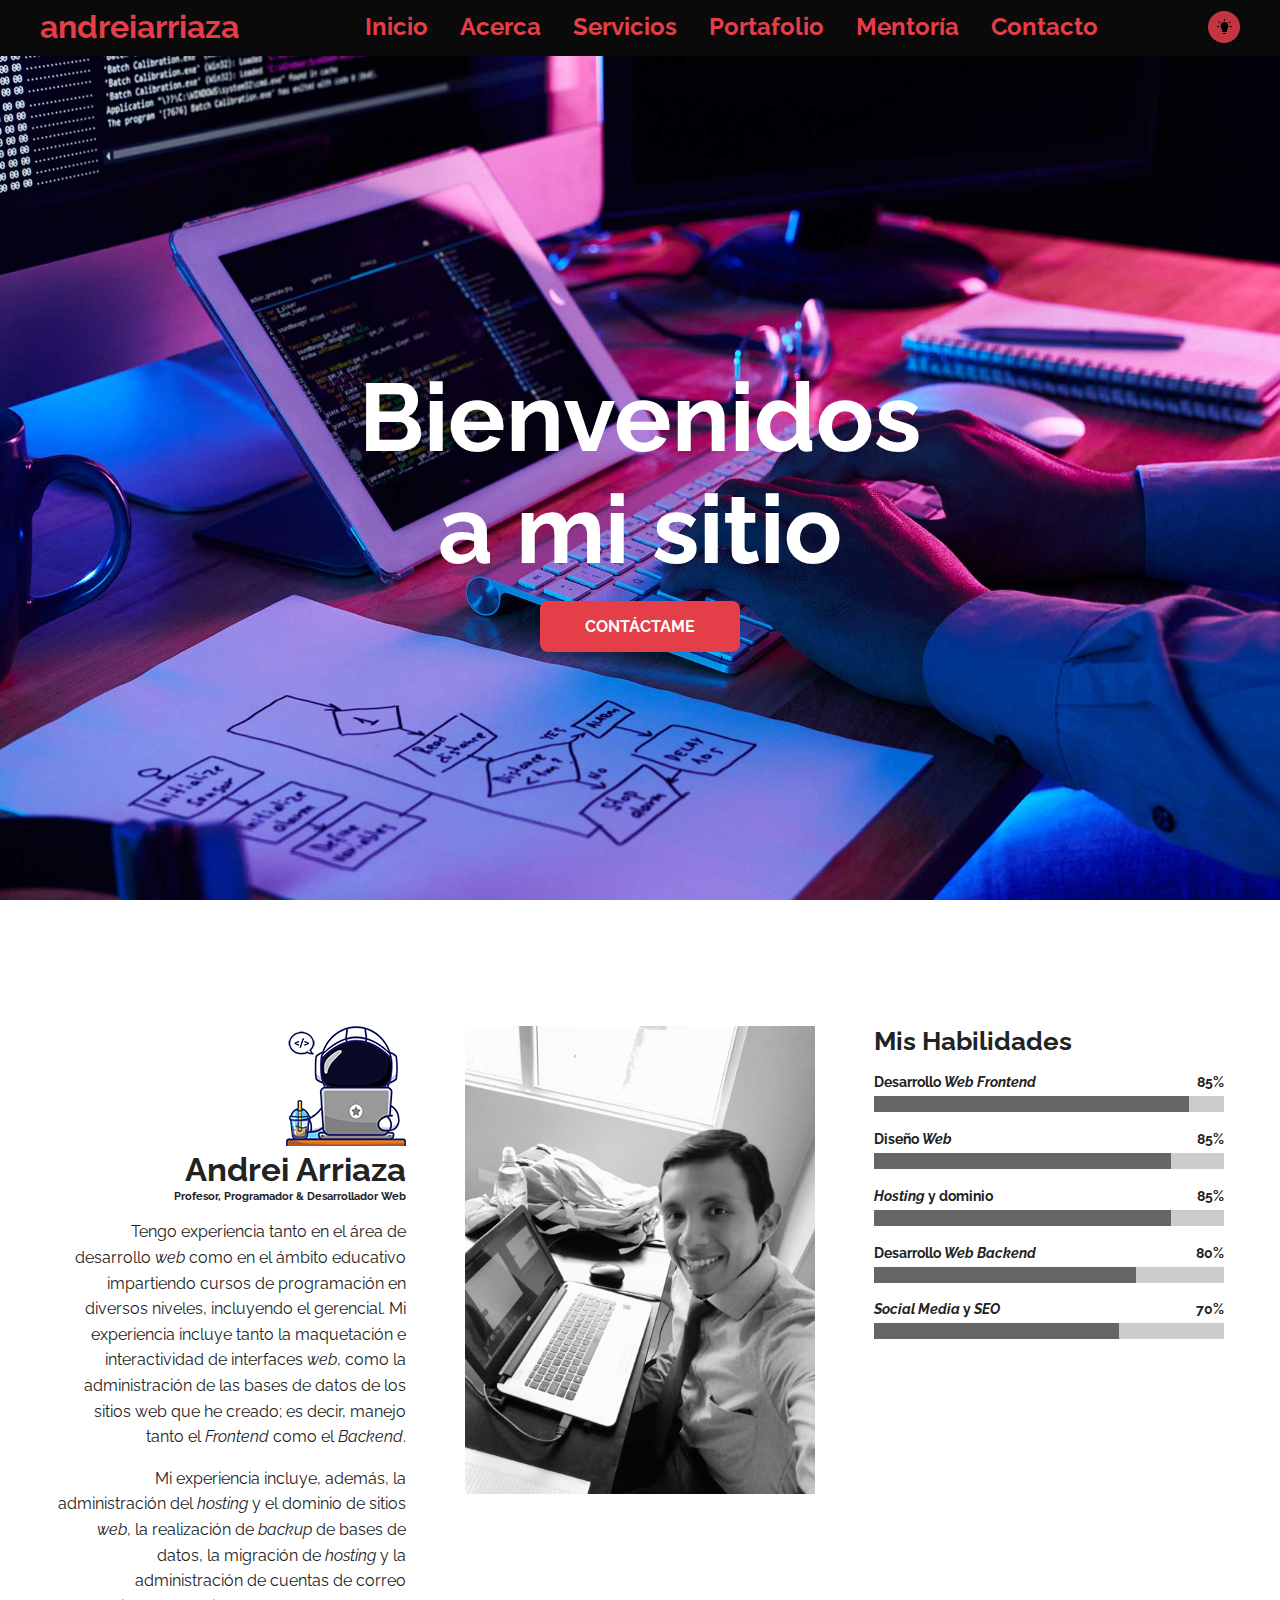
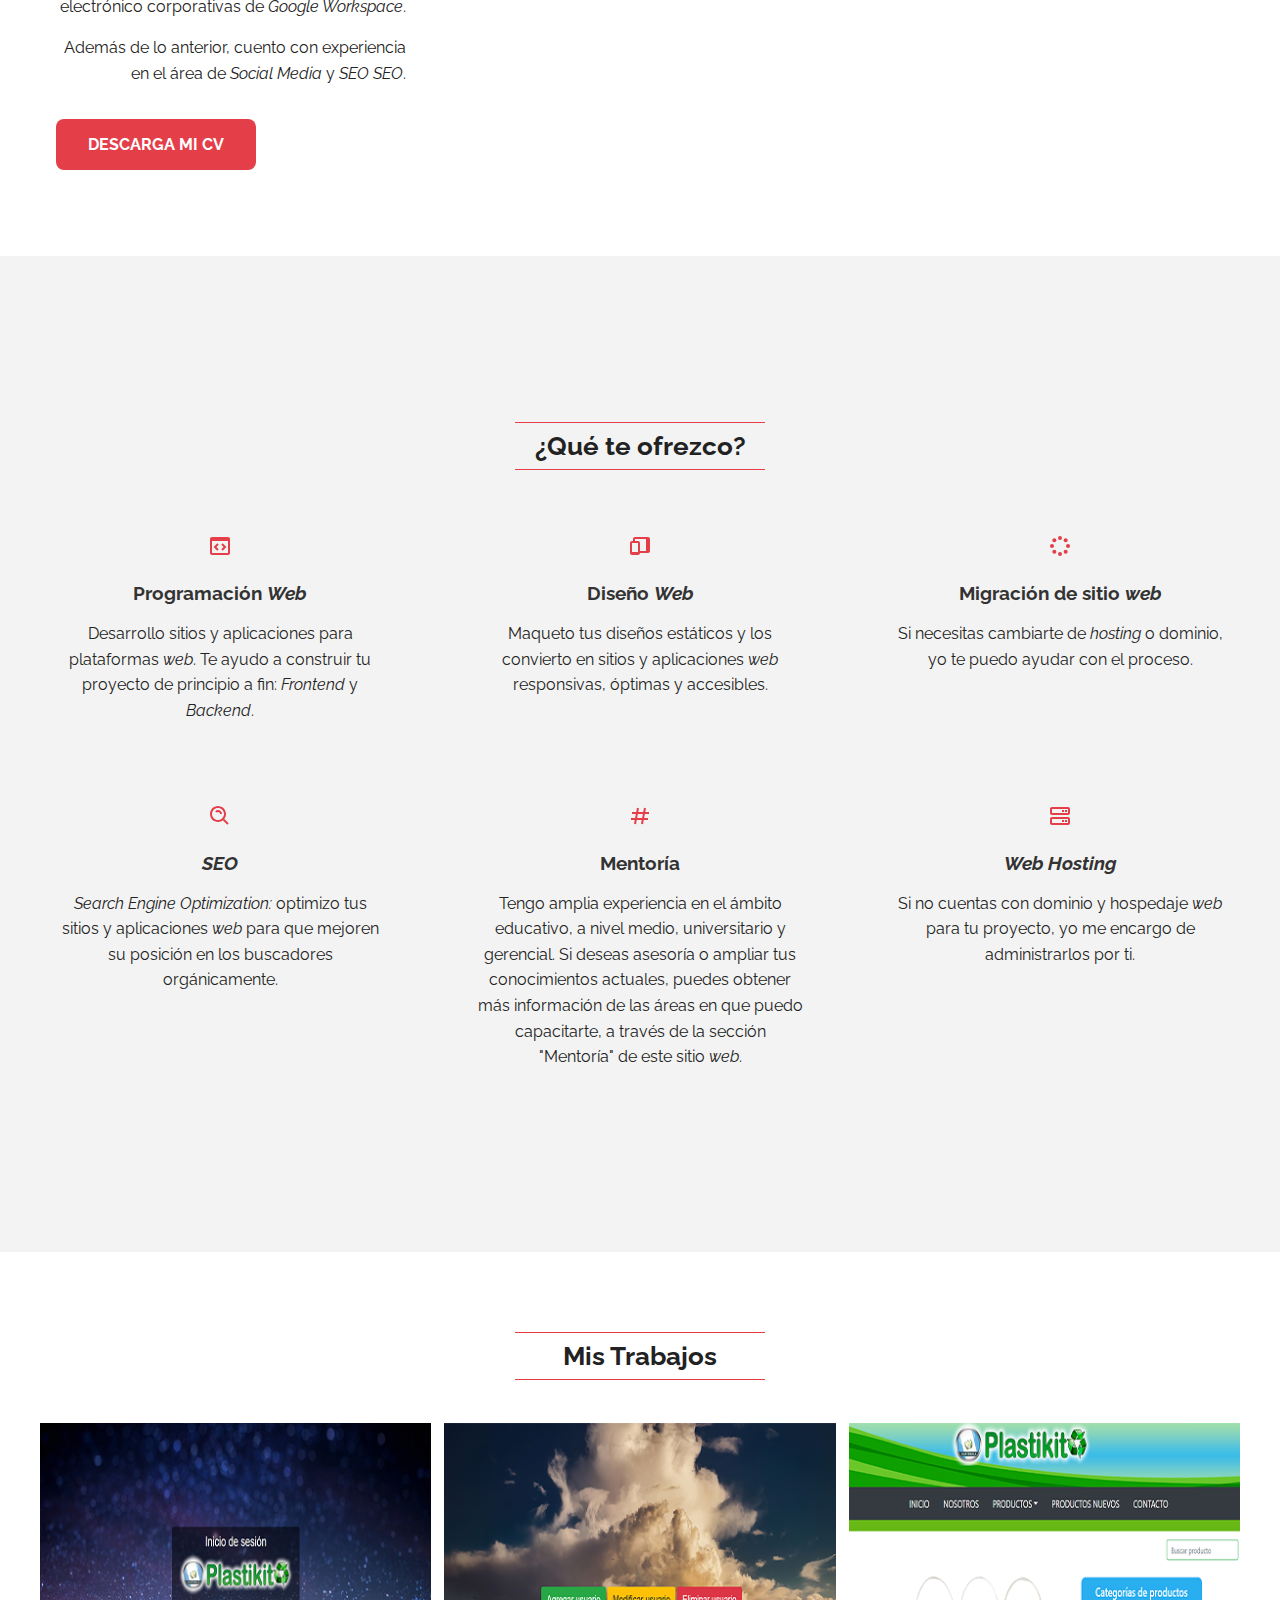
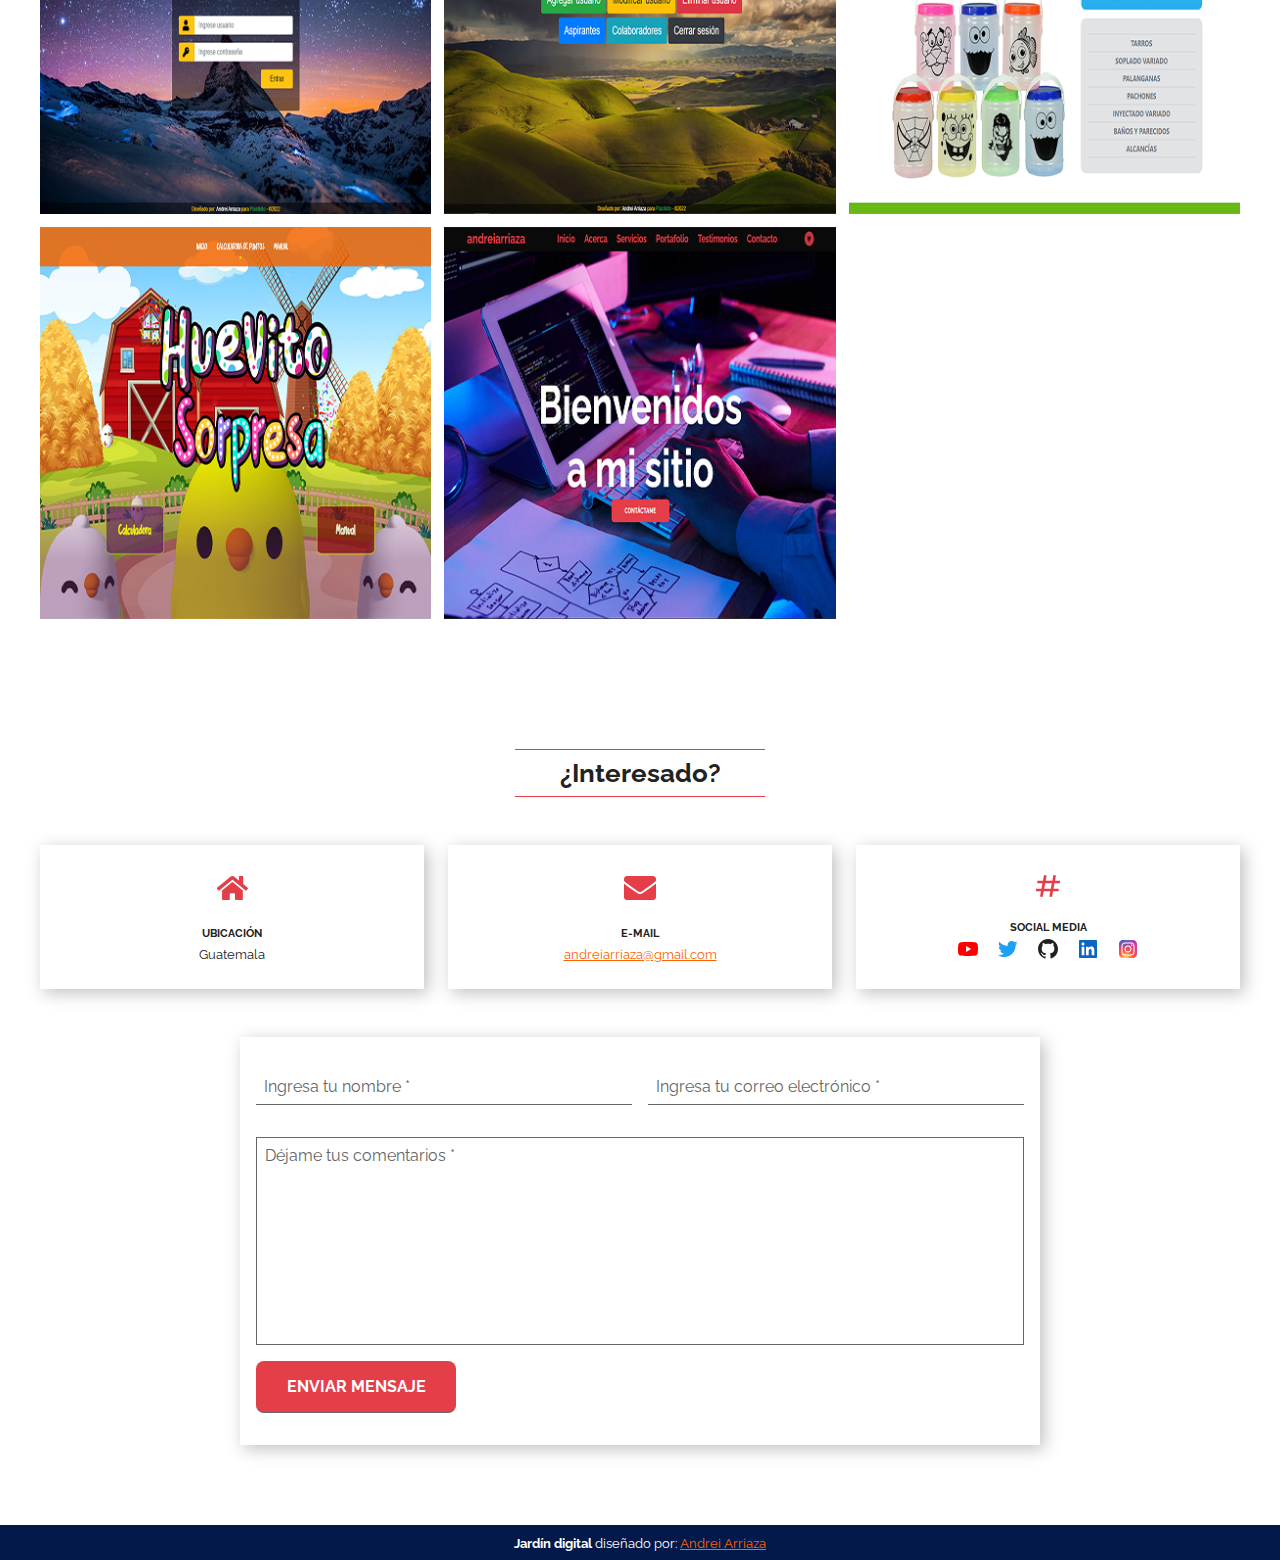
<file: index.html>
<!--

  Sitio web desarrollador por: 
    🐺 Walter Arriaza 🐺
     - Soli Deo Gloria -

-->
<!DOCTYPE html>
<html lang="es" data-dark>

<head>
  <meta charset="UTF-8" />
  <meta name="viewport" content="width=device-width, initial-scale=1.0" />


  <title>Andrei Arriaza - Profesor, Programador y Desarrollador Web</title>

  <!-- **************** Etiquetas SEO básicas **************** -->

  <meta name="description" content="Soy profesor, programador y desarrollador web, y me pongo a sus órdenes para el diseño, desarrollo y
        administración de sitios web." />

  <meta name="robots" content="index, follow, max-image-preview:large, max-snippet:-1, max-video-preview:-1" />


  <!-- Por qué aparece el error de “Página alternativa con etiqueta canónica adecuada” en Google Search Console
  
          Este mensaje suele aparecer cuando Google detecta que dos URLs muestran esencialmente el mismo contenido, pero una de ellas (la “alternativa”) 
          incluye una etiqueta rel="canonical" que apunta hacia la otra (la “principal”). Entonces, Google clasifica la primera como “página duplicada” 
          y la excluye del índice, porque la canonical indica que la página “principal” es otra.

          Lo que estás viendo en Search Console no es un “bug” de tu SEO ni una página rota, sino una clasificación automática de Google: considera que https://andreiarriaza.github.io/index.html es un duplicado de tu página principal (/) porque en ella declaras:

                  <link rel="canonical" href="https://andreiarriaza.github.io/" />

          Por eso Search Console la agrupa bajo “Página alternativa con etiqueta canónica adecuada” y la marca como excluida. Al
          marcarla como “error” te está diciendo que, tras pedirle que valide la corrección, sigue detectando esa página
          “duplicada”.

            
          En tu caso, tu archivo index.html tiene en el <head> la línea:
  
  
        <link rel="canonical" href="https://andreiarriaza.github.io/">
          Por ello, Google está tomando la URL https://andreiarriaza.github.io/index.html como “página duplicada” y la URL “oficial” o “principal” es https://andreiarriaza.github.io/.
        
        ¿Es realmente un error?
          En la práctica, no es un error crítico. Google simplemente te avisa que esa página (index.html) no será la que muestre en los resultados de búsqueda, porque la canonical apunta a la raíz. Esto no daña tu SEO ni perjudica el rendimiento del sitio; de hecho, lo común es que “/index.html” redireccione o apunte a la raíz (“/”) y se use rel="canonical" para decirle a Google que la versión canónica es la raíz.
  
        ¿Cómo solucionarlo (si deseas “limpiar” el aviso)?
  
          1. Dejarlo tal cual: Lo más habitual es que la raíz “/” sea la canonical y que “/index.html” simplemente sea una versión duplicada. 
            Este aviso en Search Console no es malo. Puedes dejarlo y no pasa nada.
          2. Eliminar la etiqueta canonical en index.html:
              Si quitas <link rel="canonical" href="https://andreiarriaza.github.io/">, Google dejará de marcarla como “página alternativa con canonical”.
              Sin embargo, lo más común en sitios estáticos es que sí exista una canonical, para que Google no interprete ambas URLs (con “/” y con “/index.html”)
              como contenido duplicado.
          3. Redirigir “/index.html” hacia “/”:
              A veces, se configura una redirección 301 de https://example.com/index.html hacia https://example.com/.
              De esta forma, ni siquiera se mostraría en los resultados “index.html”, y Google se enfocaría únicamente en la URL raíz.
              En resumen, no se trata de un problema grave, sino de un aviso que indica que tu página index.html está marcada como duplicada con canonical 
              a la raíz. Lo más recomendable es mantener esa canonical y, si deseas, configurar una redirección de index.html hacia la raíz. De ese modo, 
              evitas confusión de URLs y no tendrás que preocuparte por la duplicación de contenido.

        ¿Qué puedes hacer?
        1. Ignorarlo
              – No es un problema crítico: Google indexará / y omitirá /index.html tal como pretendes.
              – Si no te preocupa que /index.html aparezca en Google Search Console, no tienes que cambiar nada.
        
        2. Redirigir /index.html a /
            GitHub Pages no permite ".htaccess" (este script solamente debe agregarse en páginas web de Github Pages, ya que GitHub no proporciona
            el acceso al archivo ".htaccess" para su modificación. En páginas subidas a hosting normales, ahí sí es posible modificar directamente
            el archivo "ht.access" y crear dentro de ese archivo la redirección de https://example.com/index.html hacia https://example.com/. En ese caso, 
            este script no debe agregarse porque se agrega un código especial dentro del archivo ".htaccess"), pero puedes forzar una redirección desde cliente. Por ejemplo, al final 
            de tu <head> añade:

              <script>
                if (window.location.pathname.endsWith('index.html')) {
                  window.location.replace('/');
                }
              </script>
  
            Así, quien visite /index.html será llevado automáticamente a /.
      
      Así, en Google Search Console verás que la URL index.html seguirá apareciendo como “excluida” o “alternativa con etiqueta canónica adecuada”, pero es completamente normal y no daña tu posicionamiento. -->

  <!-- IMPORTANTE: esta etiqueta debe ir antes de cualquier contenido o script.  -->
  <link rel="canonical" href="https://andreiarriaza.github.io/" />

  <!-- ********** Redireccionar https://andreiarriaza.github.io/index.html hacia https://andreiarriaza.github.io/ ********** -->


  <!-- Este Script es necesario para evitar el error en Google Search Console que indique que hay una página canónica duplicada, y solo es válido
    cuando la página esté siendo publicada por medio de Github Pages. En una página subida a un hosting normal, este script no es necesario, ya 
    que en esos casos sí es posible modificar directamente el archivo ".htaccess" y crear dentro de ese archivo el código necesario para establecer
    la redirección de https://andreiarriaza.github.io/index.html hacia https://andreiarriaza.github.io/.
    
   -->
  <script>
    if (window.location.pathname.endsWith('index.html')) {
      window.location.replace('/');
    }
  </script>
  <!-- Google tag (gtag.js) -->


  <script async src="https://www.googletagmanager.com/gtag/js?id=G-05VPCCY6QC"></script>
  <script>
    window.dataLayer = window.dataLayer || [];
    function gtag() {
      dataLayer.push(arguments);
    }
    gtag("js", new Date());

    gtag("config", "G-05VPCCY6QC");
  </script>

  <!-- Google Tag Manager -->
  <script>
    (function (w, d, s, l, i) {
      w[l] = w[l] || [];
      w[l].push({ "gtm.start": new Date().getTime(), event: "gtm.js" });
      var f = d.getElementsByTagName(s)[0],
        j = d.createElement(s),
        dl = l != "dataLayer" ? "&l=" + l : "";
      j.async = true;
      j.src = "https://www.googletagmanager.com/gtm.js?id=" + i + dl;
      f.parentNode.insertBefore(j, f);
    })(window, document, "script", "dataLayer", "GTM-T3T9X3NM");
  </script>
  <!-- End Google Tag Manager -->

  <!-- Meta Pixel Code -->
  <!-- El Pixel (fragmento de código que ejecuta una acción) de Facebook, 
      es necesario implementarlo para obtener métricas del sitio web, las cuales pueden ser
      consultadas por medio de Facebook Business.  -->
  <script>
    !(function (f, b, e, v, n, t, s) {
      if (f.fbq) return;
      n = f.fbq = function () {
        n.callMethod
          ? n.callMethod.apply(n, arguments)
          : n.queue.push(arguments);
      };
      if (!f._fbq) f._fbq = n;
      n.push = n;
      n.loaded = !0;
      n.version = "2.0";
      n.queue = [];
      t = b.createElement(e);
      t.async = !0;
      t.src = v;
      s = b.getElementsByTagName(e)[0];
      s.parentNode.insertBefore(t, s);
    })(
      window,
      document,
      "script",
      "https://connect.facebook.net/en_US/fbevents.js"
    );
    fbq("init", "1500159623937594");
    fbq("track", "PageView");
  </script>
  <noscript><img height="1" width="1" style="display: none"
      src="https://www.facebook.com/tr?id=997508645703341&ev=PageView&noscript=1" /></noscript>
  <!-- End Meta Pixel Code -->



  <!-- Importación de fuente de Google Fonts -->
  <link rel="preconnect" href="https://fonts.googleapis.com" />
  <link rel="preconnect" href="https://fonts.gstatic.com" crossorigin />
  <link href="https://fonts.googleapis.com/css2?family=Raleway:wght@400;700&display=swap" rel="stylesheet" />

  <!-- Hoja de estilos CSS-->
  <link rel="stylesheet" href="./assets/css/styles.css" />



  <link rel="icon" type="image/png" sizes="16x16" href="./assets/img/favicon-16x16.png" />
  <link rel="icon" type="image/png" sizes="32x32" href="./assets/img/favicon-32x32.png" />
  <link rel="icon" type="image/png" sizes="48x48" href="./assets/img/favicon-48x48.png" />
  <link rel="icon" type="image/png" sizes="64x64" href="./assets/img/favicon-64x64.png" />
  <link rel="icon" type="image/png" sizes="76x76" href="./assets/img/favicon-76x76.png" />
  <link rel="icon" type="image/png" sizes="96x96" href="./assets/img/favicon-96x96.png" />
  <link rel="icon" type="image/png" sizes="120x120" href="./assets/img/favicon-120x120.png" />
  <link rel="icon" type="image/png" sizes="144x144" href="./assets/img/favicon-144x144.png" />
  <link rel="icon" type="image/png" sizes="152x152" href="./assets/img/favicon-152x152.png" />
  <link rel="icon" type="image/png" sizes="167x167" href="./assets/img/favicon-167x167.png" />
  <link rel="icon" type="image/png" sizes="180x180" href="./assets/img/favicon-180x180.png" />
  <link rel="icon" type="image/png" sizes="192x192" href="./assets/img/favicon-192x192.png" />
  <link rel="icon" type="image/png" sizes="256x256" href="./assets/img/favicon-256x256.png" />
  <link rel="icon" type="image/png" sizes="384x384" href="./assets/img/favicon-384x384.png" />
  <link rel="icon" type="image/png" sizes="512x512" href="./assets/img/favicon-512x512.png" />

  <!-- ****************** Tamaños de favicons que se recomienda agregar ******************--->

  <!-- ****************************************** APPLE TOUCH ICON ******************************************  -->

  <link rel="apple-touch-icon" sizes="57x57" href="./assets/img/apple-touch-icon-57x57.png" />
  <link rel="apple-touch-icon" sizes="60x60" href="./assets/img/apple-touch-icon-60x60.png" />
  <link rel="apple-touch-icon" sizes="72x72" href="./assets/img/apple-touch-icon-72x72.png" />
  <link rel="apple-touch-icon" sizes="76x76" href="./assets/img/apple-touch-icon-76x76.png" />
  <link rel="apple-touch-icon" sizes="114x114" href="./assets/img/apple-touch-icon-114x114.png" />
  <link rel="apple-touch-icon" sizes="120x120" href="./assets/img/apple-touch-icon-120x120.png" />
  <link rel="apple-touch-icon" sizes="144x144" href="./assets/img/apple-touch-icon-144x144.png" />
  <link rel="apple-touch-icon" sizes="152x152" href="./assets/img/apple-touch-icon-152x152.png" />
  <link rel="apple-touch-icon" sizes="167x167" href="./assets/img/apple-touch-icon-167x167.png" />
  <link rel="apple-touch-icon" sizes="180x180" href="./assets/img/apple-touch-icon-180x180.png" />


  <meta name="theme-color" content="#f59622" />


  <!-- ****************** ETIQUETAS PARA CONTROLAR CÓMO SE VERÁ EL SITIO CUANDO SE AGREGUE A LA PANTALLA DE INICIO DEL SMARTPHONE Y LUEGO SE ABRA ****************** -->
  <meta name="mobile-web-app-capable" content="yes" />

  <meta name="apple-mobile-web-app-title" content="Andrei Arriaza" />

  <meta name="apple-mobile-web-app-capable" content="yes" />

  <meta name="apple-mobile-web-app-status-bar-style" content="black-translucent" />

  <link rel="apple-touch-startup-image" href="./assets/img/startup-image-750x1334@2x.png"
    media="(device-width: 375px) and (device-height: 667px) and (-webkit-device-pixel-ratio: 2)" />

  <link rel="apple-touch-startup-image" href="./assets/img/startup-image-1125x2436@3x.png"
    media="(device-width: 375px) and (device-height: 812px) and (-webkit-device-pixel-ratio: 3)" />

  <link rel="apple-touch-startup-image" href="./assets/img/startup-image-768x1024@2x.png"
    media="(device-width: 768px) and (device-height: 1024px) and (-webkit-device-pixel-ratio: 2)" />

  <!-- ****************** FIN ETIQUETAS PARA CONTROLAR CÓMO SE VERÁ EL SITIO CUANDO SE AGREGUE A LA PANTALLA DE INICIO DEL SMARTPHONE Y LUEGO SE ABRA ****************** -->

  <!-- **************** Twitter Cards **************** -->

  <meta name="twitter:card" content="summary_large_image" />
  <meta name="twitter:site" content="@andreiarriaza" />
  <meta name="twitter:title" content="Andrei Arriaza - Profesor, Programador y Desarrollador Web" />
  <meta name="twitter:description" content="Soy profesor, programador y desarrollador web, y me pongo a sus órdenes para el diseño, desarrollo y
      administración de sitios web." />
  <meta name="twitter:image" content="https://andreiarriaza.github.io/assets/img/twitter-card-image.webp" />
  <meta name="twitter:image"
    content="Imagen de una persona escribiendo código de programación con diagramas de flujo. " />


  <!-- **************** FIN Twitter Cards **************** -->

  <!-- **************** Etiquetas Open Graph (Facebook, LinkedIn, etc.) **************** -->
  <meta property="fb:app_id" content="997508645703341" />
  <meta property="og:title" content="Andrei Arriaza - Profesor, Programador y Desarrollador Web" />
  <meta property="og:description" content="Soy profesor, programador y desarrollador web, y me pongo a sus órdenes para el diseño, desarrollo y
        administración de sitios web." />
  <meta property="og:type" content="website" />
  <meta property="og:url" content="https://andreiarriaza.github.io/" />


  <meta property="og:image" content="https://andreiarriaza.github.io/assets/img/open-graph-image.jpg" />
  <meta property="og:image:width" content="1200" />
  <meta property="og:image:height" content="630" />
  <meta property="og:image:alt" content="Imagen de portada del sitio web." />

  <meta property="og:site_name" content="Andrei Arriaza" />


  <!-- **************** FIN Etiquetas Open Graph (Facebook, LinkedIn, etc.) **************** -->

  <link rel="manifest" href="./manifest.webmanifest" />


  <!-- 
  Se incluyen los siguientes datos estructurados: 
    
    1. LocalBusiness: para describir el negocio local.
    2. Person: para describir a la persona.
  
  -->
  <script type="application/ld+json">
    {
      "@context": "https://schema.org",
      "@graph": [
        {
          "@type": "LocalBusiness",
          "name": "Estudio G",
          "image": [
            "https://andreiarriaza.github.io/assets/img/screenshot-wide-2560X1440.jpg",
            "https://andreiarriaza.github.io/assets/img/startup-image-768x1024@2x.jpg",
            "https://andreiarriaza.github.io/assets/img/startup-image-750x1334@2x.jpg"
          ],
          "url": "https://andreiarriaza.github.io/",
          "address": {
            "@type": "PostalAddress",
            "streetAddress": "Villa Nueva, Guatemala",
            "addressLocality": "Villa Nueva",
            "addressRegion": "Guatemala",
            "postalCode": "01064",
            "addressCountry": "GT"
          },
          "geo": {
            "@type": "GeoCoordinates",
            "latitude": 14.531694762526428,
            "longitude": -90.59755211538553
          },
          "review": [
            {
              "@type": "Review",
              "reviewRating": {
                "@type": "Rating",
                "ratingValue": 5,
                "bestRating": 5
              },
              "author": {
                "@type": "Person",
                "name": "Lillian Ruiz"
              }
            }
          ],
          "openingHoursSpecification": [
            {
              "@type": "OpeningHoursSpecification",
              "dayOfWeek": [
                "Monday",
                "Tuesday",
                "Wednesday",
                "Thursday",
                "Friday"
              ],
              "opens": "08:00",
              "closes": "18:00"
            },
            {
              "@type": "OpeningHoursSpecification",
              "dayOfWeek": ["Saturday"],
              "opens": "07:00",
              "closes": "12:00"
            }
          ]
        },
        {
          "@type": "Person",
          "name": "Andrei Arriaza",
          "url": "https://andreiarriaza.github.io",
          "image": "https://andreiarriaza.github.io/assets/img/profile-website.jpg",
          "jobTitle": "Profesor y Desarrollador Web",
          "address": {
            "@type": "PostalAddress",
            "streetAddress": "Villa Nueva, Guatemala",
            "addressLocality": "Villa Nueva",
            "addressRegion": "Guatemala",
            "postalCode": "01064",
            "addressCountry": "GT"
          },
          "sameAs": [
            "https://www.linkedin.com/in/andreiarriaza",
            "https://github.com/andreiarriaza"
          ]
        },
        {
          "@type": "BreadcrumbList",
          "itemListElement": [
            {
              "@type": "ListItem",
              "position": 1,
              "item": {
                "@id": "https://andreiarriaza.github.io/",
                "name": "Inicio"
              }
            },
            {
              "@type": "ListItem",
              "position": 2,
              "item": {
                "@id": "https://andreiarriaza.github.io/mentoria/",
                "name": "Mentoría"
              }
            }
          ]
        }
      ]
    }
  </script>



</head>

<body>
  <!-- Google Tag Manager (noscript) -->
  <noscript><iframe src="https://www.googletagmanager.com/ns.html?id=GTM-T3T9X3NM" height="0" width="0"
      style="display: none; visibility: hidden"></iframe></noscript>
  <!-- End Google Tag Manager (noscript) -->

  <header class="header">
    <section class="container">
      <div class="logo">
        <a href="./">andreiarriaza</a>
      </div>


      <button class="menu-btn">
        <!-- Como las siguientes son imágenes vectoriales, sus respecitivos códigos
               se copiaron desde los archivos "menu-bars.svg" y "menu-close.svg", los cuales
               se encuentran dentro de la carpeta "assets".
            -->

        <!--
            Dentro de JavaScript se utilizará el método "firstElementChild.classList.toggle("none")" para agregar y quitar
          automáticamente con cada clic la clase "none". Pero como desde el principio la clase "none" NO ESTÁ ASIGNADA 
          a la imagen SVG del botón "hamburguesa", esto conseguirá que cuando se dé el primer clic sobre el botón del menú
          hamburguesa, se agregue la clase "none" a la imagen del botón "hamburguesa", logrando con esto que dicha imagen se oculte.
          -->

        <!-- El código "svg" agregado a continuación, fue copiado de la imagen "assets/img/menu-bar.svg" -->
        <svg xmlns="http://www.w3.org/2000/svg" width="24" height="24" viewBox="0 0 24 24">
          <path d="M4 6H20V8H4zM4 11H20V13H4zM4 16H20V18H4z" />
        </svg>

        <!-- A esta etiqueta se le agregó la clase "none" para controlar por medio de ella, 
               cuando mostrar u ocultar la imagen "menu-close.svg". Esto se conseguirá por medio de JavaScript.
          
          Dentro de JavaScript se utilizará el método "lastElementChild.classList.toggle("none")" para agregar y quitar
          automáticamente con cada clic la clase "none". Pero como desde el principio la clase "none" ya está asignada 
          a la imagen SVG del botón "cerrar", esto conseguirá que cuando se dé el primer clic sobre el botón hamburguesa,
          se quite la clase "none" de la imagen del botón "cerrar", logrando con esto que dicha imagen se haga visible.
          -->

        <!-- El código "svg" agregado a continuación, fue copiado de la imagen "assets/img/menu-close.svg" -->
        <svg class="none" xmlns="http://www.w3.org/2000/svg" width="24" height="24" viewBox="0 0 24 24">
          <path
            d="M16.192 6.344L11.949 10.586 7.707 6.344 6.293 7.758 10.535 12 6.293 16.242 7.707 17.656 11.949 13.414 16.192 17.656 17.606 16.242 13.364 12 17.606 7.758z" />
        </svg>
      </button>

      <nav class="menu">
        <a href="./#inicio" aria-label="Ir a sección 'Inicio'.">Inicio</a>
        <a href="./#acerca" aria-label="Ir a sección 'Acerca'.">Acerca</a>
        <a href="./#servicios" aria-label="Ir a sección 'Servicios'.">Servicios</a>
        <a href="./#portafolio" aria-label="Ir a sección 'Portafolio'.">Portafolio</a>
        <a href="./mentoria/" aria-label="Ir a sección 'Mentoría'.">Mentoría</a>
        <a href="./#contacto" aria-label="Ir a sección 'Contacto'.">Contacto</a>
      </nav>

      <button class="dark-theme-btn">
        <svg width="15px" height="15px" viewBox="0 0 15 15" fill="none" xmlns="http://www.w3.org/2000/svg">
          <path d="M7 0V2H8V0H7Z" fill="black" />
          <path d="M3.35355 3.64645L1.85355 2.14645L1.14645 2.85355L2.64645 4.35355L3.35355 3.64645Z" fill="black" />
          <path d="M12.3536 4.35355L13.8536 2.85355L13.1464 2.14645L11.6464 3.64645L12.3536 4.35355Z" fill="black" />
          <path
            d="M7.49998 3C5.52977 3 3.85938 4.44872 3.58075 6.39913L3.5707 6.46949C3.41148 7.58398 3.73042 8.64543 4.36009 9.45895C4.74345 9.95426 5 10.427 5 10.9013V12.5C5 12.7761 5.22386 13 5.5 13H9.5C9.77614 13 10 12.7761 10 12.5V10.9013C10 10.427 10.2565 9.95423 10.6399 9.45893C11.2696 8.64541 11.5885 7.58397 11.4293 6.4695L11.4192 6.39914C11.1406 4.44873 9.4702 3 7.49998 3Z"
            fill="black" />
          <path d="M0 8H2V7H0V8Z" fill="black" />
          <path d="M13 8H15V7H13V8Z" fill="black" />
          <path d="M6 15H9V14H6V15Z" fill="black" />
        </svg>
      </button>

      <!-- <nav class="icons"></nav> -->
    </section>
  </header>

  <!-- A las clases se les asignó el nombre en inglés, porque es el idioma que generalmente se utiliza
    para asignar los estilos dentro del sitio Web. 
    
    Ahora bien, a los id's se les asignó el nombre en español, porque los id's permitirán redirigir 
    al usuario a cada sección de la página mediante vínculos internos. Cuando el usuario dé clic en alguno de los
    vínculos correspondientes, el nombre del id de destino se mostrará en la URL. Y como
    la página en español, es necesario que dichos id's estén también en español, pues también serán visibles para el usuario. 
-->
  <section id="inicio" class="home">
    <!-- Utilizar el atributo "style" es una mala práctica, excepto cuando se utiliza
      para declarar Custom Properties o variables. 
    
      Estas variables no se declararon en CSS dentro
      el elemento "root", porque se desea que el ámbito o alcance de estas variables
      solo sea dentro del elemento al que se le asignó la clase "hero-image", 
      es decir, dentro del elemento "article". -->
    <article class="hero-image" style="
          --hero-image: url('../img/hero-image-home.jpg');
          --hero-attachment: fixed;
        ">
      <!-- Utilizar el atributo "style" es una mala práctica, excepto cuando se utiliza
      para declarar Custom Properties o variables. 
    
      
    
      Estas variables no se declararon en CSS dentro
      el elemento "root", porque se desea que el ámbito o alcance de estas variables
      solo sea dentro del elemento al que se le asignó la clase "hero-image-opacity", 
      es decir, dentro del elemento "article". 
      
      IMPORTANTE: la variable "--black-alpha-color" fue definida dentro del elemento "root", 
      por ello es posible utilizarla. 
    
      -->
      <aside class="hero-image-opacity" style="--hero-opacity-color: var(--black-alpha-color)">
        <div class="hero-image-content">
          <h2 class="hero-image-title" style="--hero-text-color: var(--white-color)">
            Bienvenidos<br />
            a mi sitio
          </h2>
          <a href="#contacto" aria-label="Ir a formulario de contacto." class="btn">CONTÁCTAME</a>
        </div>
      </aside>
    </article>
  </section>

  <section id="acerca" class="about section container full-lg-screen">
    <!-- La clase "text-lg-right" solo comenzará a existitr, gracias a una Media Query, 
           cuando se alcance como mínimo un ancho de pantalla de 1024px, por
           lo que, cuando eso suceda, todo el contenido del siguiente artículo quedará alineado a la derecha. 
      -->
    <article class="text-lg-right">
      <!--
          IMPORTANTE: en este proyecto, la alineación de algunos elementos cambiará
          dependiendo del tamaño de pantalla del dispositivo en el que se esté visualizando. 

          Al elemento "aside" que está a continuación, se le asignó
          la clase "text-center", la cual permitirá que en teléfono móviles, el texto quede centrado. 

          Sin embargo, también se asignó la clase "text-lg-right", dicha clase se encuentra agregada
          en CSS dentro de una media query, la cual comienza a ejecutarse cuando el tamaño de pantalla
          es mayor o igual a 1024px. Esto significa que cuando el tamaño de pantalla alcanza por lo menos
          los 1024px, la clase "text-lg-right" comienza realmente a existir, consiguiendo así que 
          el texto se alinee a la derecha. 
        -->
      <aside class="text-center text-lg-right">
        <img src="assets/img/favicon-120x120.png" width="120" height="120" alt="Logo Andrei Arriaza" />
        <h1>Andrei Arriaza</h1>
        <h5>Profesor, Programador & Desarrollador Web</h5>
      </aside>




      <p>
        <!-- Según las buenas prácticas del UX (User Experience), se recomienda
          colocar todas las palabras que sean términos anglosajones (anglicismos, es decir, palabras en inglés) en letras itálicas. 
        
          Como por ejemplo:  <i>web</i>
        -->

        Tengo experiencia tanto en el área de desarrollo <i>web</i> como
        en el ámbito educativo impartiendo cursos de
        programación en diversos niveles, incluyendo el gerencial. Mi
        experiencia incluye tanto la maquetación e interactividad de
        interfaces <i>web</i>, como la administración de las bases de datos de
        los sitios web que he creado; es decir, manejo tanto el
        <i>Frontend</i> como el <i>Backend</i>.
      </p>

      <p>
        Mi experiencia incluye, además, la administración del <i>hosting</i> y
        el dominio de sitios <i>web</i>, la realización de <i>backup</i> de
        bases de datos, la migración de <i>hosting</i> y la
        administración de cuentas de correo electrónico corporativas de
        <i>Google Workspace</i>.
      </p>
      <p>
        Además de lo anterior, cuento con experiencia en el área de <i>Social Media</i> y <i>SEO</i>
        <i>SEO</i>.
      </p>

      <div class="text-center text-lg-left">
        <!--
             Atributo "rel="noopener noreferrer": estas dos características fueron introducidas en WordPress para eliminar una vulnerabilidad de seguridad que es 
                utilizada por sitios web con malas intenciones y ganas de hacer daño con contenidos maliciosos.

            Existen algunas características de JavaScript que permiten que una nueva pestaña obtenga el control de una ventana de referencia.
            Si se vincula a un sitio web externo afectado por el código malicioso, ese sitio web puede usar la propiedad de JavaScript "window.opener" para 
            cambiar la página original (tu sitio web) para robar información y difundir códigos maliciosos.
          
            - Atributo rel = «noopener» sirve para ser agregado a enlaces e impide que la página que se abrirá obtenga algún tipo de acceso a la página original.
            - Atributo rel = «noreferrer» Este atributo evita pasar la información de referencia al sitio web de destino eliminando la 
              información de referencia del encabezado HTTP de la página de origen(en la que se encuentra el enlace).
            
            -- Diferencias entre noopener – noreferrer
             - Rel=»noopener» se usa para que cuando se cree una nueva ventana al hacer clic en un enlace, el código malicioso que se ejecuta en la nueva 
               ventana no acceda a la ventana anterior a través del atributo window.opener. 
             - Por otro lado «rel=noreferrer» se utiliza para que cuando un usuario haga clic en un hipervínculo y se transfiera a una nueva ubicación, 
               no se filtre información de referencia al enlace de destino. Es decir, no será posible que el destino sepa de dónde vino ese usuario.
               Con el manejo de los atributos noopener noreferrer vas a mejorar el desarrollo de tus sitios, así como el posicionamiento SEO de ellos.
        -->
        <a class="btn"
          href="https://github.com/andreiarriaza/andreiarriaza.github.io/raw/main/assets/docs/Curriculum-Vitae-Website.pdf"
          target="_blank" rel="noopener">DESCARGA MI CV</a>
      </div>
    </article>
    <article>
      <img class="gray-scale" src="assets/img/profile-website.jpg" width="960" height="1280" alt="andreiarriaza" />
    </article>
    <article>
      <h2 class="text-center text-lg-left">Mis Habilidades</h2>
      <div class="progress">
        <p>
          <b>Desarrollo <i>Web Frontend</i></b>
          <b>85%</b>
        </p>
        <progress value="90" min="0" max="100"></progress>
      </div>

      <div class="progress">
        <p>
          <b>Diseño <i>Web</i></b>
          <b>85%</b>
        </p>
        <progress value="85" min="0" max="100"></progress>
      </div>

      <div class="progress">
        <p>
          <!--
              WPO es una sigla para la expresión anglosajona "Web Performance Optimization". Consiste en un conjunto de estrategias y buenas prácticas para mejorar el desempeño de un sitio web en su aspecto técnico, como en la velocidad de carga de las páginas y la experiencia de navegación del usuario.
            -->
          <b><i>Hosting</i> y dominio</b>
          <b>85%</b>
        </p>
        <progress value="85" min="0" max="100"></progress>
      </div>

      <div class="progress">
        <p>
          <!--
              WPO es una sigla para la expresión anglosajona "Web Performance Optimization". Consiste en un conjunto de estrategias y buenas prácticas para mejorar el desempeño de un sitio web en su aspecto técnico, como en la velocidad de carga de las páginas y la experiencia de navegación del usuario.
            -->
          <b>Desarrollo <i>Web Backend</i></b>
          <b>80%</b>
        </p>
        <progress value="75" min="0" max="100"></progress>
      </div>

      <div class="progress">
        <p>
          <!--
              WPO es una sigla para la expresión anglosajona "Web Performance Optimization". Consiste en un conjunto de estrategias y buenas prácticas para mejorar el desempeño de un sitio web en su aspecto técnico, como en la velocidad de carga de las páginas y la experiencia de navegación del usuario.
            -->
          <b><i>Social Media</i> y <i>SEO</i></b>
          <b>70%</b>
        </p>
        <progress value="70" min="0" max="100"></progress>
      </div>
    </article>
  </section>

  <section id="servicios" class="services section bg-gray-light">
    <div class="container full-lg-screen">
      <h2 class="section-title">¿Qué te ofrezco?</h2>
      <article class="service-card">
        <!-- El código "svg" agregado a continuación, fue copiado de la imagen "assets/img/service-code.svg" -->
        <svg xmlns="http://www.w3.org/2000/svg" width="24" height="24" viewBox="0 0 24 24">
          <path
            d="M20,3H4C2.897,3,2,3.897,2,5v14c0,1.103,0.897,2,2,2h16c1.103,0,2-0.897,2-2V5C22,3.897,21.103,3,20,3z M4,19V7h16 l0.002,12H4z" />
          <path
            d="M9.293 9.293L5.586 13 9.293 16.707 10.707 15.293 8.414 13 10.707 10.707zM14.707 9.293L13.293 10.707 15.586 13 13.293 15.293 14.707 16.707 18.414 13z" />
        </svg>
        <h3>Programación <i>Web</i></h3>
        <p>
          Desarrollo sitios y aplicaciones para plataformas <i>web</i>. Te
          ayudo a construir tu proyecto de principio a fin: <i>Frontend</i> y
          <i>Backend</i>.
        </p>
      </article>

      <article class="service-card">
        <!-- El código "svg" agregado a continuación, fue copiado de la imagen "assets/img/service-design.svg" -->
        <svg xmlns="http://www.w3.org/2000/svg" width="24" height="24" viewBox="0 0 24 24">
          <path
            d="M20,3H7C5.897,3,5,3.897,5,5v2H4C2.897,7,2,7.897,2,9v10c0,1.103,0.897,2,2,2h6c1.103,0,2-0.897,2-2h8c1.103,0,2-0.897,2-2 V5C22,3.897,21.103,3,20,3z M6,9h4l-0.003,9H4V9H6z M12,17V9c0-1.103-0.897-2-2-2H7V5h11v12H12z" />
        </svg>
        <h3>Diseño <i>Web</i></h3>
        <p>
          Maqueto tus diseños estáticos y los convierto en sitios y
          aplicaciones <i>web</i>
          responsivas, óptimas y accesibles.
        </p>
      </article>

      <article class="service-card">
        <!-- El código "svg" agregado a continuación, fue copiado de la imagen "assets/img/service-wpo.svg" -->
        <svg xmlns="http://www.w3.org/2000/svg" width="24" height="24" viewBox="0 0 24 24">
          <circle cx="12" cy="20" r="2" />
          <circle cx="12" cy="4" r="2" />
          <circle cx="6.343" cy="17.657" r="2" />
          <circle cx="17.657" cy="6.343" r="2" />
          <circle cx="4" cy="12" r="2.001" />
          <circle cx="20" cy="12" r="2" />
          <circle cx="6.343" cy="6.344" r="2" />
          <circle cx="17.657" cy="17.658" r="2" />
        </svg>
        <h3>Migración de sitio <i>web</i></h3>
        <p>
          Si necesitas cambiarte de <i>hosting</i> o dominio, yo te puedo
          ayudar con el proceso.
        </p>
      </article>

      <article class="service-card">
        <!-- El código "svg" agregado a continuación, fue copiado de la imagen "assets/img/service-seo.svg" -->
        <svg xmlns="http://www.w3.org/2000/svg" width="24" height="24" viewBox="0 0 24 24">
          <path
            d="M10,18c1.846,0,3.543-0.635,4.897-1.688l4.396,4.396l1.414-1.414l-4.396-4.396C17.365,13.543,18,11.846,18,10 c0-4.411-3.589-8-8-8s-8,3.589-8,8S5.589,18,10,18z M10,4c3.309,0,6,2.691,6,6s-2.691,6-6,6s-6-2.691-6-6S6.691,4,10,4z" />
          <path
            d="M11.412,8.586C11.791,8.966,12,9.468,12,10h2c0-1.065-0.416-2.069-1.174-2.828c-1.514-1.512-4.139-1.512-5.652,0 l1.412,1.416C9.346,7.83,10.656,7.832,11.412,8.586z" />
        </svg>
        <h3><i>SEO</i></h3>
        <p>
          <i>Search Engine Optimization:</i> optimizo tus sitios y
          aplicaciones <i>web</i> para que mejoren su posición en los
          buscadores orgánicamente.
        </p>
      </article>

      <article class="service-card">
        <!-- El código "svg" agregado a continuación, fue copiado de la imagen "assets/img/service-smo.svg" -->
        <svg xmlns="http://www.w3.org/2000/svg" width="24" height="24" viewBox="0 0 24 24">
          <path
            d="M16.018,3.815L15.232,8h-4.966l0.716-3.815L9.018,3.815L8.232,8H4v2h3.857l-0.751,4H3v2h3.731l-0.714,3.805l1.965,0.369 L8.766,16h4.966l-0.714,3.805l1.965,0.369L15.766,16H20v-2h-3.859l0.751-4H21V8h-3.733l0.716-3.815L16.018,3.815z M14.106,14H9.141 l0.751-4h4.966L14.106,14z" />
        </svg>
        <h3>Mentoría</h3>
        <p>
          Tengo amplia experiencia en el ámbito educativo, a nivel medio,
          universitario y gerencial. Si deseas asesoría o ampliar tus
          conocimientos actuales, puedes obtener más información de las áreas
          en que puedo capacitarte, a través de la sección "Mentoría" de este
          sitio <i>web</i>.
        </p>
      </article>

      <article class="service-card">
        <!-- El código "svg" agregado a continuación, fue copiado de la imagen "assets/img/service-hosting.svg" -->
        <svg xmlns="http://www.w3.org/2000/svg" width="24" height="24" viewBox="0 0 24 24">
          <path fill="none"
            d="M4 15v4h16.002L20 15H4zM16 18h-2v-2h2V18zM19 18h-2v-2h2V18zM4 5v4h16.002L20 5H4zM16 8h-2V6h2V8zM19 8h-2V6h2V8z" />
          <path
            d="M20 3H4C2.897 3 2 3.897 2 5v4c0 1.103.897 2 2 2h16c1.103 0 2-.897 2-2V5C22 3.897 21.103 3 20 3zM4 9V5h16l.002 4H4zM20 13H4c-1.103 0-2 .897-2 2v4c0 1.103.897 2 2 2h16c1.103 0 2-.897 2-2v-4C22 13.897 21.103 13 20 13zM4 19v-4h16l.002 4H4z" />
          <path d="M17 6H19V8H17zM14 6H16V8H14zM17 16H19V18H17zM14 16H16V18H14z" />
        </svg>
        <h3><i>Web Hosting</i></h3>
        <p>
          Si no cuentas con dominio y hospedaje
          <i>web</i> para tu proyecto, yo me encargo de administrarlos por ti.
        </p>
      </article>
    </div>
  </section>

  <section id="portafolio" class="portfolio section">
    <div class="container">
      <h2 class="section-title">Mis Trabajos</h2>
      <a href="#trabajo-1" class="portfolio-card" aria-label="Link a imagen de portafolio 1.">
        <img src="assets/img/portfolio-1-costeo-plastikito.png" width="400" height="400" alt="Trabajo 1" />
        <aside class="portfolio-card-info">
          <div>
            <h3>Proyecto 1: Análisis de costeo</h3>

            <p>
              Sitio <i>web</i> dinámico para proyección de precios y ganancias
              finales, tomando como referencia los costos de plásticos,
              colorantes, insumos, energía eléctrica, horas de trabajo, IVA,
              máquinas trabajando, días laborados, etc.
            </p>
          </div>
        </aside>
      </a>

      <a href="#trabajo-2" class="portfolio-card" aria-label="Link a imagen de portafolio 2.">
        <img src="assets/img/portfolio-2-testcleaver-plastikito.png" width="400" height="400" alt="Trabajo 2" />
        <aside class="portfolio-card-info">
          <div>
            <h3>Proyecto 2: Test <i>Cleaver</i> <i>(DISC)</i></h3>
            <p>
              Sitio <i>web</i> que administra la base de datos de los
              empleados de la empresa, y que cuenta con una sección diseñada
              para los aspirantes a laborar en la misma, desde la cual pueden
              realizar la prueba <i>Cleaver</i> o <i>DISC</i>, la cual permite
              identificar al candidato idóneo para un cargo en específico.
            </p>
          </div>
        </aside>
      </a>

      <a href="#trabajo-3" class="portfolio-card" aria-label="Link a imagen de portafolio 3.">
        <img src="assets/img/portfolio-3-plastikito-com.png" width="400" height="400" alt="Trabajo 3" />
        <aside class="portfolio-card-info">
          <div>
            <h3>Proyecto 3: Sitio <i>web</i>: "Plastikito"</h3>
            <p>Sitio web oficial de la empresa.</p>
          </div>
        </aside>
      </a>

      <a href="#trabajo-4" class="portfolio-card" aria-label="Link a imagen de portafolio 4.">
        <img src="assets/img/portfolio-4-huevito-sorpresa.png" width="400" height="400" alt="Trabajo 4" />
        <aside class="portfolio-card-info">
          <div>
            <h3>Proyecto 4: Huevito Sorpresa</h3>
            <p>
              Sitio web para complementar el lanzamiento del producto
              <b>Huevito Sorpresa</b>. Dicho sitio permite calcular el nivel
              que corresponde a la mascota encontrada dentro del producto
              antes mencionado. Según las diferentes posibles combinaciones,
              se pueden obtener diferentes punteos que demuestran cuán única
              es la mascota coleccionada.
            </p>
          </div>
        </aside>
      </a>

      <a href="#trabajo-5" class="portfolio-card" aria-label="Link a imagen de portafolio5.">
        <img src="assets/img/portfolio-5-andreiarriaza-github.png" width="400" height="400" alt="Trabajo 5" />
        <aside class="portfolio-card-info">
          <div>
            <h3>Proyecto 5: sitio <i>web</i> personal</h3>
            <p>
              Sitio web personal, diseñado para poner mis servicios
              profesionales a disposición del público. Por medio del mismo,
              doy a conocer los diferentes aspectos en los que puedo apoyar a
              las distintas personas o empresas, ofreciendo, además, mis
              servicios de mentoría y asesoría para aquellos que resulten
              interesados en alguna de las áreas de mi expertiz.
            </p>
          </div>
        </aside>
      </a>

      <!--
  <a href="#trabajo-6" class="portfolio-card">
          <img src="assets/img/portfolio-6.jpg" alt="Trabajo 6" />
          <aside class="portfolio-card-info">
            <div>
              <h3>Proyecto 6</h3>
              <p>
                Lorem ipsum dolor sit amet consectetur, adipisicing elit.
                Cupiditate illo et laudantium repellendus vitae in doloremque
                vel quo voluptatem nemo! Quia natus eius possimus, molestias
                molestiae necessitatibus officia corrupti at.
              </p>
            </div>
          </aside>
        </a>

         -->
    </div>
  </section>

  <!-- *************** Ventanas Modales *************** -->

  <!-- ****************** MODAL 1 ****************** -->

  <article class="modal" id="trabajo-1">
    <div class="modal-content">
      <!-- Al vinculo "modal-close" se le asigna el id "#close" para que se modifique el objetivo (target) de la URL, 
        y así la ventana modal se cierre. 
        
        
        Para comprender mejor esto, véase en el archivo "styles.css" el 
      siguiente selector: 

            .modal#trabajo-1:target {
               opacity: 1;
               pointer-events: auto;

      El modal se abrirá cuando el foco u objetivo (target) del sitio web sea el id "trabajo-1". En el momento
      que se presiona el vínculo "modal-close", el objetivo (target) del sitio web será ahora el id llamado "cerrar". En ese preciso
      instante, la pseudoclase .modal#trabajo-1:target deja de aplicarse, consiguiendo con esto que la ventana modal se cierre nuevamente. 
}-->
      <a href="#cerrar" class="modal-close" aria-label="Cerrar modal">
        <!-- El código "svg" agregado a continuación, fue copiado de la imagen "assets/img/modal-close.svg" -->
        <svg xmlns="http://www.w3.org/2000/svg" width="24" height="24" viewBox="0 0 24 24">
          <path
            d="M12,2C6.486,2,2,6.486,2,12s4.486,10,10,10s10-4.486,10-10S17.514,2,12,2z M16.207,14.793l-1.414,1.414L12,13.414 l-2.793,2.793l-1.414-1.414L10.586,12L7.793,9.207l1.414-1.414L12,10.586l2.793-2.793l1.414,1.414L13.414,12L16.207,14.793z" />
        </svg>
      </a>
      <article class="portfolio-modal">
        <img src="assets/img/portfolio-1-costeo-plastikito.png" width="400" height="400" alt="Trabajo 1" />
        <div class="portfolio-info">
          <h3>PROYECTO 1: Análisis de Costeo</h3>

          <p>
            Sitio <i>web</i> dinámico para proyección de precios y ganancias
            finales, tomando como referencia los costos de plásticos,
            colorantes, insumos, energía eléctrica, horas de trabajo, IVA,
            máquinas trabajando, días laborados, etc.
          </p>
          <p>
            El sitio <i>web</i> administra la base de datos de productos y
            otras variables que sirven de referencia para realizar las
            proyecciones.
          </p>
          <aside class="portfolio-details">
            <!--
                Abreviatura EMMET:
                  small*4>b

              -->
            <small>
              <b>CLIENTE:</b>
            </small>
            <small>Industria de Alternativas Plásticas</small>
            <small>
              <b>FECHA:</b>
            </small>
            <small>abril de 2,021</small>
            <small>
              <b>TIPO:</b>
            </small>
            <small>Proyecciones de ventas.</small>

            <small>
              <b>ENLACE:</b>
            </small>
            <small> (uso interno) </small>
          </aside>
        </div>
      </article>
    </div>
  </article>

  <!-- ****************** MODAL 2 ****************** -->

  <article class="modal" id="trabajo-2">
    <div class="modal-content">
      <!-- Al vinculo "modal-close" se le asigna el id "#close" para que se modifique el objetivo (target) de la URL, 
        y así la ventana modal se cierre. 
        
        
        Para comprender mejor esto, véase en el archivo "styles.css" el 
      siguiente selector: 

            .modal#trabajo-1:target {
               opacity: 1;
               pointer-events: auto;

      El modal se abrirá cuando el foco u objetivo (target) del sitio web sea el id "trabajo-1". En el momento
      que se presiona el vínculo "modal-close", el objetivo (target) del sitio web será ahora el id llamado "cerrar". En ese preciso
      instante, la pseudoclase .modal#trabajo-1:target deja de aplicarse, consiguiendo con esto que la ventana modal se cierre nuevamente. 
}-->
      <a href="#cerrar" class="modal-close" aria-label="Cerrar modal">
        <!-- El código "svg" agregado a continuación, fue copiado de la imagen "assets/img/modal-close.svg" -->
        <svg xmlns="http://www.w3.org/2000/svg" width="24" height="24" viewBox="0 0 24 24">
          <path
            d="M12,2C6.486,2,2,6.486,2,12s4.486,10,10,10s10-4.486,10-10S17.514,2,12,2z M16.207,14.793l-1.414,1.414L12,13.414 l-2.793,2.793l-1.414-1.414L10.586,12L7.793,9.207l1.414-1.414L12,10.586l2.793-2.793l1.414,1.414L13.414,12L16.207,14.793z" />
        </svg>
      </a>
      <article class="portfolio-modal">
        <img src="assets/img/portfolio-2-testcleaver-plastikito.png" width="400" height="400" alt="Trabajo 2" />
        <div class="portfolio-info">
          <h3>Proyecto 2: Test <i>Cleaver</i> <i>(DISC)</i></h3>
          <p>
            Sitio <i>web</i> que cuenta con una sección diseñada para los
            aspirantes a laborar en una empresa, desde el cual pueden realizar la
            prueba <i>Cleaver</i> o <i>DISC</i>, que permite identificar
            al candidato idóneo para un cargo en específico. Genera un informe de resultados en PDF y
            un gráfico para análisis.
          </p>
          <aside class="portfolio-details">
            <!--
                Abreviatura EMMET:
                  small*4>b

              -->
            <small>
              <b>CLIENTE:</b>
            </small>
            <small>Industria de Alternativas Plásticas</small>
            <small>
              <b>FECHA:</b>
            </small>
            <small>junio de 2,022</small>
            <small>
              <b>TIPO:</b>
            </small>
            <small>Prueba psicométrica para RRHH.</small>
            <!--
              <small>
                <b>ENLACE:</b>
              </small>
              

                <small>
              
                (uso interno)
              </small>
              -->

            <small><b>INFORME: </b></small>
            <small>
              <!--
                  Atributo "rel="noopener noreferrer": estas dos características fueron introducidas en WordPress para eliminar una vulnerabilidad de seguridad que es 
                      utilizada por sitios web con malas intenciones y ganas de hacer daño con contenidos maliciosos.

                  Existen algunas características de JavaScript que permiten que una nueva pestaña obtenga el control de una ventana de referencia.
                  Si se vincula a un sitio web externo afectado por el código malicioso, ese sitio web puede usar la propiedad de JavaScript "window.opener" para 
                  cambiar la página original (tu sitio web) para robar información y difundir códigos maliciosos.
                
                  - Atributo rel = «noopener» sirve para ser agregado a enlaces e impide que la página que se abrirá obtenga algún tipo de acceso a la página original.
                  - Atributo rel = «noreferrer» Este atributo evita pasar la información de referencia al sitio web de destino eliminando la 
                    información de referencia del encabezado HTTP de la página de origen(en la que se encuentra el enlace).
                  
                  -- Diferencias entre noopener – noreferrer
                  - Rel=»noopener» se usa para que cuando se cree una nueva ventana al hacer clic en un enlace, el código malicioso que se ejecuta en la nueva 
                    ventana no acceda a la ventana anterior a través del atributo window.opener. 
                  - Por otro lado «rel=noreferrer» se utiliza para que cuando un usuario haga clic en un hipervínculo y se transfiera a una nueva ubicación, 
                    no se filtre información de referencia al enlace de destino. Es decir, no será posible que el destino sepa de dónde vino ese usuario.
                    Con el manejo de los atributos noopener noreferrer vas a mejorar el desarrollo de tus sitios, así como el posicionamiento SEO de ellos.
                 -->
              <a href="https://github.com/andreiarriaza/andreiarriaza.github.io/raw/main/assets/docs/Test-Cleaver-John-Doe.pdf"
                target="_blank" rel="noopener">Ejemplo</a>
            </small>
          </aside>
        </div>
      </article>
    </div>
  </article>

  <!-- ****************** MODAL 3 ****************** -->

  <article class="modal" id="trabajo-3">
    <div class="modal-content">
      <!-- Al vinculo "modal-close" se le asigna el id "#close" para que se modifique el objetivo (target) de la URL, 
        y así la ventana modal se cierre. 
        
        
        Para comprender mejor esto, véase en el archivo "styles.css" el 
      siguiente selector: 

            .modal#trabajo-1:target {
               opacity: 1;
               pointer-events: auto;

      El modal se abrirá cuando el foco u objetivo (target) del sitio web sea el id "trabajo-1". En el momento
      que se presiona el vínculo "modal-close", el objetivo (target) del sitio web será ahora el id llamado "cerrar". En ese preciso
      instante, la pseudoclase .modal#trabajo-1:target deja de aplicarse, consiguiendo con esto que la ventana modal se cierre nuevamente. 
}-->
      <a href="#cerrar" class="modal-close" aria-label="Cerrar modal">
        <!-- El código "svg" agregado a continuación, fue copiado de la imagen "assets/img/modal-close.svg" -->
        <svg xmlns="http://www.w3.org/2000/svg" width="24" height="24" viewBox="0 0 24 24">
          <path
            d="M12,2C6.486,2,2,6.486,2,12s4.486,10,10,10s10-4.486,10-10S17.514,2,12,2z M16.207,14.793l-1.414,1.414L12,13.414 l-2.793,2.793l-1.414-1.414L10.586,12L7.793,9.207l1.414-1.414L12,10.586l2.793-2.793l1.414,1.414L13.414,12L16.207,14.793z" />
        </svg>
      </a>
      <article class="portfolio-modal">
        <img src="assets/img/portfolio-3-plastikito-com.png" width="400" height="400" alt="Trabajo 3" />
        <div class="portfolio-info">
          <h3>Proyecto 3: Sitio <i>web</i>: "Plastikito"</h3>
          <p>Sitio web oficial de la empresa que incluye:</p>
          <ol>
            <li>Misión y visión.</li>
            <li>
              Productos elaborados por la empresa y organizados por
              categorías, especificando sus medidas y colores respectivos.
            </li>
            <li>Buscador interno.</li>
            <li>Productos recientemente lanzados al mercado.</li>
            <li>Formulario de contacto con reCAPTCHA.</li>
          </ol>
          <aside class="portfolio-details">
            <!--
                Abreviatura EMMET:
                  small*4>b

              -->
            <small>
              <b>CLIENTE:</b>
            </small>
            <small>Industria de Alternativas Plásticas</small>
            <small>
              <b>FECHA:</b>
            </small>
            <small>febrero de 2,022</small>
            <small>
              <b>TIPO:</b>
            </small>
            <small>Sitio web oficial de la empresa.</small>

            <small>
              <b>ENLACE:</b>
            </small>
            <small>
              <!--
                  Atributo "rel="noopener noreferrer": estas dos características fueron introducidas en WordPress para eliminar una vulnerabilidad de seguridad que es 
                      utilizada por sitios web con malas intenciones y ganas de hacer daño con contenidos maliciosos.

                  Existen algunas características de JavaScript que permiten que una nueva pestaña obtenga el control de una ventana de referencia.
                  Si se vincula a un sitio web externo afectado por el código malicioso, ese sitio web puede usar la propiedad de JavaScript "window.opener" para 
                  cambiar la página original (tu sitio web) para robar información y difundir códigos maliciosos.
                
                  - Atributo rel = «noopener» sirve para ser agregado a enlaces e impide que la página que se abrirá obtenga algún tipo de acceso a la página original.
                  - Atributo rel = «noreferrer» Este atributo evita pasar la información de referencia al sitio web de destino eliminando la 
                    información de referencia del encabezado HTTP de la página de origen(en la que se encuentra el enlace).
                  
                  -- Diferencias entre noopener – noreferrer
                  - Rel=»noopener» se usa para que cuando se cree una nueva ventana al hacer clic en un enlace, el código malicioso que se ejecuta en la nueva 
                    ventana no acceda a la ventana anterior a través del atributo window.opener. 
                  - Por otro lado «rel=noreferrer» se utiliza para que cuando un usuario haga clic en un hipervínculo y se transfiera a una nueva ubicación, 
                    no se filtre información de referencia al enlace de destino. Es decir, no será posible que el destino sepa de dónde vino ese usuario.
                    Con el manejo de los atributos noopener noreferrer vas a mejorar el desarrollo de tus sitios, así como el posicionamiento SEO de ellos.
                 -->
              <a href="https://www.plastikito.com/" target="_blank" rel="noopener">www.plastikito.com</a>
            </small>
          </aside>
        </div>
      </article>
    </div>
  </article>

  <!-- ****************** MODAL 4 ****************** -->

  <article class="modal" id="trabajo-4">
    <div class="modal-content">
      <!-- Al vinculo "modal-close" se le asigna el id "#close" para que se modifique el objetivo (target) de la URL, 
        y así la ventana modal se cierre. 
        
        
        Para comprender mejor esto, véase en el archivo "styles.css" el 
      siguiente selector: 

            .modal#trabajo-1:target {
               opacity: 1;
               pointer-events: auto;

      El modal se abrirá cuando el foco u objetivo (target) del sitio web sea el id "trabajo-1". En el momento
      que se presiona el vínculo "modal-close", el objetivo (target) del sitio web será ahora el id llamado "cerrar". En ese preciso
      instante, la pseudoclase .modal#trabajo-1:target deja de aplicarse, consiguiendo con esto que la ventana modal se cierre nuevamente. 
}-->
      <a href="#cerrar" class="modal-close" aria-label="Cerrar modal">
        <!-- El código "svg" agregado a continuación, fue copiado de la imagen "assets/modal-close.svg" -->
        <svg xmlns="http://www.w3.org/2000/svg" width="24" height="24" viewBox="0 0 24 24">
          <path
            d="M12,2C6.486,2,2,6.486,2,12s4.486,10,10,10s10-4.486,10-10S17.514,2,12,2z M16.207,14.793l-1.414,1.414L12,13.414 l-2.793,2.793l-1.414-1.414L10.586,12L7.793,9.207l1.414-1.414L12,10.586l2.793-2.793l1.414,1.414L13.414,12L16.207,14.793z" />
        </svg>
      </a>
      <article class="portfolio-modal">
        <img src="assets/img/portfolio-4-huevito-sorpresa.png" width="400" height="400" alt="Trabajo 4" />
        <div class="portfolio-info">
          <h3>Proyecto 4: Huevito Sorpresa</h3>
          <p>
            Sitio web para complementar el lanzamiento del producto
            <b>Huevito Sorpresa</b>. Dicho sitio permite calcular el nivel que
            corresponde a la mascota encontrada dentro del producto antes
            mencionado. Según las diferentes posibles combinaciones, se pueden
            obtener diferentes punteos que demuestran cuán única es la mascota
            coleccionada.
          </p>
          <aside class="portfolio-details">
            <!--
                Abreviatura EMMET:
                  small*4>b

              -->
            <small>
              <b>CLIENTE:</b>
            </small>
            <small>Industria de Alternativas Plásticas</small>
            <small>
              <b>FECHA:</b>
            </small>
            <small>octubre de 2,022</small>
            <small>
              <b>TIPO:</b>
            </small>
            <small>Lanzamiento de producto.</small>

            <small>
              <b>ENLACE:</b>
            </small>
            <small>
              <!--
                  Atributo "rel="noopener noreferrer": estas dos características fueron introducidas en WordPress para eliminar una vulnerabilidad de seguridad que es 
                      utilizada por sitios web con malas intenciones y ganas de hacer daño con contenidos maliciosos.

                  Existen algunas características de JavaScript que permiten que una nueva pestaña obtenga el control de una ventana de referencia.
                  Si se vincula a un sitio web externo afectado por el código malicioso, ese sitio web puede usar la propiedad de JavaScript "window.opener" para 
                  cambiar la página original (tu sitio web) para robar información y difundir códigos maliciosos.
                
                  - Atributo rel = «noopener» sirve para ser agregado a enlaces e impide que la página que se abrirá obtenga algún tipo de acceso a la página original.
                  - Atributo rel = «noreferrer» Este atributo evita pasar la información de referencia al sitio web de destino eliminando la 
                    información de referencia del encabezado HTTP de la página de origen(en la que se encuentra el enlace).
                  
                  -- Diferencias entre noopener – noreferrer
                  - Rel=»noopener» se usa para que cuando se cree una nueva ventana al hacer clic en un enlace, el código malicioso que se ejecuta en la nueva 
                    ventana no acceda a la ventana anterior a través del atributo window.opener. 
                  - Por otro lado «rel=noreferrer» se utiliza para que cuando un usuario haga clic en un hipervínculo y se transfiera a una nueva ubicación, 
                    no se filtre información de referencia al enlace de destino. Es decir, no será posible que el destino sepa de dónde vino ese usuario.
                    Con el manejo de los atributos noopener noreferrer vas a mejorar el desarrollo de tus sitios, así como el posicionamiento SEO de ellos.
                 -->
              <a href="https://huevito.plastikito.com/" target="_blank" rel="noopener">www.huevito.plastikito.com</a>
            </small>
          </aside>
        </div>
      </article>
    </div>
  </article>

  <!-- ****************** MODAL 5 ****************** -->

  <article class="modal" id="trabajo-5">
    <div class="modal-content">
      <!-- Al vinculo "modal-close" se le asigna el id "#close" para que se modifique el objetivo (target) de la URL, 
        y así la ventana modal se cierre. 
        
        
        Para comprender mejor esto, véase en el archivo "styles.css" el 
      siguiente selector: 

            .modal#trabajo-1:target {
               opacity: 1;
               pointer-events: auto;

      El modal se abrirá cuando el foco u objetivo (target) del sitio web sea el id "trabajo-1". En el momento
      que se presiona el vínculo "modal-close", el objetivo (target) del sitio web será ahora el id llamado "cerrar". En ese preciso
      instante, la pseudoclase .modal#trabajo-1:target deja de aplicarse, consiguiendo con esto que la ventana modal se cierre nuevamente. 
}-->
      <a href="#cerrar" class="modal-close" aria-label="Cerrar modal">
        <!-- El código "svg" agregado a continuación, fue copiado de la imagen "assets/modal-close.svg" -->
        <svg xmlns="http://www.w3.org/2000/svg" width="24" height="24" viewBox="0 0 24 24">
          <path
            d="M12,2C6.486,2,2,6.486,2,12s4.486,10,10,10s10-4.486,10-10S17.514,2,12,2z M16.207,14.793l-1.414,1.414L12,13.414 l-2.793,2.793l-1.414-1.414L10.586,12L7.793,9.207l1.414-1.414L12,10.586l2.793-2.793l1.414,1.414L13.414,12L16.207,14.793z" />
        </svg>
      </a>
      <article class="portfolio-modal">
        <img src="assets/img/portfolio-5-andreiarriaza-github.png" width="400" height="400" alt="Trabajo 5" />
        <div class="portfolio-info">
          <h3>Proyecto 5: sitio <i>web</i> personal</h3>
          <p>
            Sitio web personal, diseñado para poner mis servicios
            profesionales a disposición del público. Por medio del mismo, doy
            a conocer los diferentes aspectos en los que puedo apoyar a las
            distintas personas o empresas, ofreciendo, además, mis servicios
            de mentoría y asesoría para aquellos que resulten interesados en
            alguna de las áreas de mi expertiz.
          </p>
          <aside class="portfolio-details">
            <!--
                Abreviatura EMMET:
                  small*4>b

              -->
            <small>
              <b>CLIENTE:</b>
            </small>
            <small>Andrei Arriaza</small>
            <small>
              <b>FECHA:</b>
            </small>
            <small>25/10/22</small>
            <small>
              <b>TIPO:</b>
            </small>
            <small>Sitio web personal</small>

            <small>
              <b>ENLACE:</b>
            </small>
            <small>
              <!--
                  Atributo "rel="noopener noreferrer": estas dos características fueron introducidas en WordPress para eliminar una vulnerabilidad de seguridad que es 
                      utilizada por sitios web con malas intenciones y ganas de hacer daño con contenidos maliciosos.

                  Existen algunas características de JavaScript que permiten que una nueva pestaña obtenga el control de una ventana de referencia.
                  Si se vincula a un sitio web externo afectado por el código malicioso, ese sitio web puede usar la propiedad de JavaScript "window.opener" para 
                  cambiar la página original (tu sitio web) para robar información y difundir códigos maliciosos.
                
                  - Atributo rel = «noopener» sirve para ser agregado a enlaces e impide que la página que se abrirá obtenga algún tipo de acceso a la página original.
                  - Atributo rel = «noreferrer» Este atributo evita pasar la información de referencia al sitio web de destino eliminando la 
                    información de referencia del encabezado HTTP de la página de origen(en la que se encuentra el enlace).
                  
                  -- Diferencias entre noopener – noreferrer
                  - Rel=»noopener» se usa para que cuando se cree una nueva ventana al hacer clic en un enlace, el código malicioso que se ejecuta en la nueva 
                    ventana no acceda a la ventana anterior a través del atributo window.opener. 
                  - Por otro lado «rel=noreferrer» se utiliza para que cuando un usuario haga clic en un hipervínculo y se transfiera a una nueva ubicación, 
                    no se filtre información de referencia al enlace de destino. Es decir, no será posible que el destino sepa de dónde vino ese usuario.
                    Con el manejo de los atributos noopener noreferrer vas a mejorar el desarrollo de tus sitios, así como el posicionamiento SEO de ellos.
                 -->
              <a href="https://andreiarriaza.github.io/" target="_blank"
                rel="noopener">https://andreiarriaza.github.io/</a>
            </small>
          </aside>
        </div>
      </article>
    </div>
  </article>

  <!-- ****************** MODAL 6 ****************** -->
  <!--
    <article class="modal" id="trabajo-6">
      <div class="modal-content">
       
        <a href="#cerrar" class="modal-close">
          
          <svg
            xmlns="http://www.w3.org/2000/svg"
            width="24"
            height="24"
            viewBox="0 0 24 24"
          >
            <path
              d="M12,2C6.486,2,2,6.486,2,12s4.486,10,10,10s10-4.486,10-10S17.514,2,12,2z M16.207,14.793l-1.414,1.414L12,13.414 l-2.793,2.793l-1.414-1.414L10.586,12L7.793,9.207l1.414-1.414L12,10.586l2.793-2.793l1.414,1.414L13.414,12L16.207,14.793z"
            />
          </svg>
        </a>
        <article class="portfolio-modal">
          <img src="assets/img/portfolio-6.jpg" alt="Trabajo 6" />
          <div class="portfolio-info">
            <h3>NOMBRE DEL PROYECTO 6</h3>
            <p>
              Lorem ipsum dolor sit amet consectetur adipisicing elit.
              Distinctio voluptate veniam veritatis molestias inventore est
              beatae eos aliquid expedita ipsa sint, impedit animi magni neque,
              alias ab consequatur incidunt nisi!
            </p>
            <aside class="portfolio-details">
              
              <small>
                <b>CLIENTE:</b>
              </small>
              <small>Nombre del Cliente</small>
              <small>
                <b>FECHA:</b>
              </small>
              <small>04/10/22</small>
              <small>
                <b>TIPO:</b>
              </small>
              <small>Tipo de Proyecto</small>

              <small>
                <b>ENLACE:</b>
              </small>
              <small>
                
                <a href="http://proyecto-6.com/" target="_blank" rel="noopener"
                  >www.proyecto-6.com/</a
                >
              </small>
            </aside>
          </div>
        </article>
      </div>
    </article>
    -->

  <!-- ------------------ Área de testimonios de clientes ------------------ -->

  <!-- 

    <section id="testimonios" class="testimonials">
 
      <article
        class="hero-image"
        style="
          --hero-image: url('../assets/img/hero-image-customers.jpg');
          --hero-attachment: scroll;
        "
      >
       
        <aside
          class="hero-image-opacity"
          style="--hero-opacity-color: var(--white-alpha-color)"
        >
          <div class="hero-image-content">
            <div class="container">
              <h2 class="section-title">Mis clientes dicen</h2>
              <article
                class="carousel"
                style="--carousel-bg-color: var(--white-alpha-color)"
              >
                
                <input type="radio" name="slides" id="slide-1" checked />
                <input type="radio" name="slides" id="slide-2" />
                <input type="radio" name="slides" id="slide-3" />
                <input type="radio" name="slides" id="slide-4" />

                <ul class="slides">
                  <li class="slide">
                    <img
                      class="avatar"
                      src="assets/img/customer-1.jpg"
                      alt="Cliente 1"
                    />
                    <blockquote>
                      "Lorem, ipsum dolor sit amet consectetur adipisicing elit.
                      Voluptatem minima commodi sint cupiditate blanditiis
                      magnam dolor at soluta obcaecati voluptas esse incidunt
                      error provident, dolorem quidem reprehenderit, autem
                      pariatur amet!"
                    </blockquote>
                    <h3 class="text-first-color">NOMBRE DEL CLIENTE</h3>
                    <h6>Puesto del Cliente</h6>
                  </li>
                  <li class="slide">
                    <img
                      class="avatar"
                      src="assets/img/customer-2.jpg"
                      alt="Cliente 2"
                    />
                    <blockquote>
                      "Lorem, ipsum dolor sit amet consectetur adipisicing elit.
                      Voluptatem minima commodi sint cupiditate blanditiis
                      magnam dolor at soluta obcaecati voluptas esse incidunt
                      error provident, dolorem quidem reprehenderit, autem
                      pariatur amet!"
                    </blockquote>
                    <h3 class="text-first-color">NOMBRE DEL CLIENTE</h3>
                    <h6>Puesto del Cliente</h6>
                  </li>
                  <li class="slide">
                    <img
                      class="avatar"
                      src="assets/img/customer-1.jpg"
                      alt="Cliente 1"
                    />
                    <blockquote>
                      "Lorem, ipsum dolor sit amet consectetur adipisicing elit.
                      Voluptatem minima commodi sint cupiditate blanditiis
                      magnam dolor at soluta obcaecati voluptas esse incidunt
                      error provident, dolorem quidem reprehenderit, autem
                      pariatur amet!"
                    </blockquote>
                    <h3 class="text-first-color">NOMBRE DEL CLIENTE</h3>
                    <h6>Puesto del Cliente</h6>
                  </li>
                  <li class="slide">
                    <img
                      class="avatar"
                      src="assets/img/customer-2.jpg"
                      alt="Cliente 2"
                    />
                    <blockquote>
                      "Lorem, ipsum dolor sit amet consectetur adipisicing elit.
                      Voluptatem minima commodi sint cupiditate blanditiis
                      magnam dolor at soluta obcaecati voluptas esse incidunt
                      error provident, dolorem quidem reprehenderit, autem
                      pariatur amet!"
                    </blockquote>
                    <h3 class="text-first-color">NOMBRE DEL CLIENTE</h3>
                    <h6>Puesto del Cliente</h6>
                  </li>
                </ul>

                <aside class="slides-nav">
                  
                  <label for="slide-1" id="dot-1"></label>
                  <label for="slide-2" id="dot-2"></label>
                  <label for="slide-3" id="dot-3"></label>
                  <label for="slide-4" id="dot-4"></label>
                </aside>
              </article>
            </div>
          </div>
        </aside>
      </article>
    </section>

    -->

  <section id="contacto" class="contact section">
    <div class="container">
      <h2 class="section-title">¿Interesado?</h2>
      <article class="contact-cards">
        <aside class="contact-card box-shadow-1">
          <!-- Como la siguiente imagen es vectorial, su respecitivo código
               se copió desde el archivo "contact-location.svg", el cual
               se encuentra dentro de la carpeta "assets".
            -->
          <svg width="37" height="28" viewBox="0 0 37 28" fill="none" xmlns="http://www.w3.org/2000/svg">
            <path
              d="M18.5 7.3125L7 16.8125V27C7 27.5625 7.4375 28 8 28H15C15.5 28 15.9375 27.5625 15.9375 27V21C15.9375 20.5 16.4375 20 16.9375 20H20.9375C21.5 20 21.9375 20.5 21.9375 21V27C21.9375 27.5625 22.4375 28 22.9375 28H30C30.5 28 31 27.5625 31 27V16.75L19.4375 7.3125C19.3125 7.1875 19.125 7.125 19 7.125C18.8125 7.125 18.625 7.1875 18.5 7.3125ZM36.6875 13.75L31.5 9.4375V0.8125C31.5 0.375 31.125 0.0625 30.75 0.0625H27.25C26.8125 0.0625 26.5 0.375 26.5 0.8125V5.3125L20.875 0.6875C20.375 0.3125 19.6875 0.0625 19 0.0625C18.25 0.0625 17.5625 0.3125 17.0625 0.6875L1.25 13.75C1.0625 13.875 0.9375 14.125 0.9375 14.3125C0.9375 14.5 1.0625 14.6875 1.125 14.8125L2.75 16.75C2.875 16.9375 3.0625 17 3.3125 17C3.5 17 3.6875 16.9375 3.8125 16.8125L18.5 4.75C18.625 4.625 18.8125 4.5625 19 4.5625C19.125 4.5625 19.3125 4.625 19.4375 4.75L34.125 16.8125C34.25 16.9375 34.4375 17 34.625 17C34.875 17 35.0625 16.9375 35.1875 16.75L36.8125 14.8125C36.9375 14.6875 37 14.5 37 14.3125C37 14.125 36.875 13.875 36.6875 13.75Z" />
          </svg>

          <h5>UBICACIÓN</h5>

          <small>Guatemala</small>
        </aside>
        <!-- Card para "teléfono"  -->
        <!--
          <aside class="contact-card box-shadow-1">
            <svg
              width="33"
              height="32"
              viewBox="0 0 33 32"
              fill="none"
              xmlns="http://www.w3.org/2000/svg"
            >
              <path
                d="M31.8125 1.5625L25.3125 0.0625C24.625 -0.125 23.875 0.25 23.5625 0.9375L20.5625 7.9375C20.3125 8.5625 20.5 9.25 21 9.6875L24.8125 12.8125C22.5625 17.5625 18.625 21.5625 13.75 23.875L10.625 20.0625C10.1875 19.5625 9.5 19.375 8.875 19.625L1.875 22.625C1.1875 22.9375 0.875 23.6875 1 24.375L2.5 30.875C2.6875 31.5625 3.25 32 4 32C20 32 33 19.0625 33 3C33 2.3125 32.5 1.75 31.8125 1.5625Z"
              />
            </svg>

            <h5>TELÉFONO</h5>
            <small><a href="tel:50299999999">(+502) 99999999</a></small>
          </aside>
        -->

        <aside class="contact-card box-shadow-1">
          <!-- Como la siguiente imagen es vectorial, su respecitivo código
               se copió desde el archivo "contact-email.svg", el cual
               se encuentra dentro de la carpeta "assets".
            -->
          <svg width="32" height="24" viewBox="0 0 32 24" fill="none" xmlns="http://www.w3.org/2000/svg">
            <path
              d="M31.375 7.9375C29.9375 9.0625 28.125 10.4375 21.75 15.0625C20.5 16 18.1875 18.0625 16 18.0625C13.75 18.0625 11.5 16 10.1875 15.0625C3.8125 10.4375 2 9.0625 0.5625 7.9375C0.3125 7.75 0 7.9375 0 8.25V21C0 22.6875 1.3125 24 3 24H29C30.625 24 32 22.6875 32 21V8.25C32 7.9375 31.625 7.75 31.375 7.9375ZM16 16C17.4375 16.0625 19.5 14.1875 20.5625 13.4375C28.875 7.4375 29.5 6.875 31.375 5.375C31.75 5.125 32 4.6875 32 4.1875V3C32 1.375 30.625 0 29 0H3C1.3125 0 0 1.375 0 3V4.1875C0 4.6875 0.1875 5.125 0.5625 5.375C2.4375 6.875 3.0625 7.4375 11.375 13.4375C12.4375 14.1875 14.5 16.0625 16 16Z" />
          </svg>

          <h5>E-MAIL</h5>
          <small><a href="mailto:andreiarriaza@gmail.com">andreiarriaza@gmail.com</a></small>
        </aside>

        <aside class="contact-card box-shadow-1">
          <!-- Como la siguiente imagen es vectorial, su respecitivo código
               se copió desde el archivo "service-smo.svg", el cual
               se encuentra dentro de la carpeta "assets".
            -->
          <svg xmlns="http://www.w3.org/2000/svg" width="24" height="24" viewBox="0 0 24 24">
            <path
              d="M16.018,3.815L15.232,8h-4.966l0.716-3.815L9.018,3.815L8.232,8H4v2h3.857l-0.751,4H3v2h3.731l-0.714,3.805l1.965,0.369 L8.766,16h4.966l-0.714,3.805l1.965,0.369L15.766,16H20v-2h-3.859l0.751-4H21V8h-3.733l0.716-3.815L16.018,3.815z M14.106,14H9.141 l0.751-4h4.966L14.106,14z" />
          </svg>

          <h5>SOCIAL MEDIA</h5>
          <small class="social-media">
            <a href="https://www.youtube.com/channel/UCC7e6FyntcUt0jthUh0CLJg" target="_blank" rel="noopener">
              <svg class="youtube-logo" xmlns="http://www.w3.org/2000/svg" width="24" height="24" viewBox="0 0 24 24">
                <path
                  d="M21.593,7.203c-0.23-0.858-0.905-1.535-1.762-1.766C18.265,5.007,12,5,12,5S5.736,4.993,4.169,5.404	c-0.84,0.229-1.534,0.921-1.766,1.778c-0.413,1.566-0.417,4.814-0.417,4.814s-0.004,3.264,0.406,4.814	c0.23,0.857,0.905,1.534,1.763,1.765c1.582,0.43,7.83,0.437,7.83,0.437s6.265,0.007,7.831-0.403c0.856-0.23,1.534-0.906,1.767-1.763	C21.997,15.281,22,12.034,22,12.034S22.02,8.769,21.593,7.203z M9.996,15.005l0.005-6l5.207,3.005L9.996,15.005z" />
              </svg>
            </a>

            <a href="https://twitter.com/Andrei_Arriaza" target="_blank" rel="noopener">
              <svg class="twitter-logo" xmlns="http://www.w3.org/2000/svg" width="24" height="24" viewBox="0 0 24 24">
                <path
                  d="M19.633,7.997c0.013,0.175,0.013,0.349,0.013,0.523c0,5.325-4.053,11.461-11.46,11.461c-2.282,0-4.402-0.661-6.186-1.809	c0.324,0.037,0.636,0.05,0.973,0.05c1.883,0,3.616-0.636,5.001-1.721c-1.771-0.037-3.255-1.197-3.767-2.793	c0.249,0.037,0.499,0.062,0.761,0.062c0.361,0,0.724-0.05,1.061-0.137c-1.847-0.374-3.23-1.995-3.23-3.953v-0.05	c0.537,0.299,1.16,0.486,1.82,0.511C3.534,9.419,2.823,8.184,2.823,6.787c0-0.748,0.199-1.434,0.548-2.032	c1.983,2.443,4.964,4.04,8.306,4.215c-0.062-0.3-0.1-0.611-0.1-0.923c0-2.22,1.796-4.028,4.028-4.028	c1.16,0,2.207,0.486,2.943,1.272c0.91-0.175,1.782-0.512,2.556-0.973c-0.299,0.935-0.936,1.721-1.771,2.22	c0.811-0.088,1.597-0.312,2.319-0.624C21.104,6.712,20.419,7.423,19.633,7.997z" />
              </svg>
            </a>

            <a href="https://github.com/andreiarriaza" target="_blank" rel="noopener">
              <svg class="github-logo" xmlns="http://www.w3.org/2000/svg" width="24" height="24" viewBox="0 0 24 24">
                <path fill-rule="evenodd" clip-rule="evenodd"
                  d="M12.026,2c-5.509,0-9.974,4.465-9.974,9.974c0,4.406,2.857,8.145,6.821,9.465	c0.499,0.09,0.679-0.217,0.679-0.481c0-0.237-0.008-0.865-0.011-1.696c-2.775,0.602-3.361-1.338-3.361-1.338	c-0.452-1.152-1.107-1.459-1.107-1.459c-0.905-0.619,0.069-0.605,0.069-0.605c1.002,0.07,1.527,1.028,1.527,1.028	c0.89,1.524,2.336,1.084,2.902,0.829c0.091-0.645,0.351-1.085,0.635-1.334c-2.214-0.251-4.542-1.107-4.542-4.93	c0-1.087,0.389-1.979,1.024-2.675c-0.101-0.253-0.446-1.268,0.099-2.64c0,0,0.837-0.269,2.742,1.021	c0.798-0.221,1.649-0.332,2.496-0.336c0.849,0.004,1.701,0.115,2.496,0.336c1.906-1.291,2.742-1.021,2.742-1.021	c0.545,1.372,0.203,2.387,0.099,2.64c0.64,0.696,1.024,1.587,1.024,2.675c0,3.833-2.33,4.675-4.552,4.922	c0.355,0.308,0.675,0.916,0.675,1.846c0,1.334-0.012,2.41-0.012,2.737c0,0.267,0.178,0.577,0.687,0.479	C19.146,20.115,22,16.379,22,11.974C22,6.465,17.535,2,12.026,2z" />
              </svg>
            </a>

            <a href="https://www.linkedin.com/in/andreiarriaza" target="_blank" rel="noopener">
              <svg class="linkedin-logo" xmlns="http://www.w3.org/2000/svg" width="24" height="24" viewBox="0 0 24 24">
                <path
                  d="M20,3H4C3.447,3,3,3.448,3,4v16c0,0.552,0.447,1,1,1h16c0.553,0,1-0.448,1-1V4C21,3.448,20.553,3,20,3z M8.339,18.337H5.667	v-8.59h2.672V18.337z M7.003,8.574c-0.856,0-1.548-0.694-1.548-1.548s0.691-1.548,1.548-1.548c0.854,0,1.548,0.693,1.548,1.548	S7.857,8.574,7.003,8.574z M18.338,18.337h-2.669V14.16c0-0.996-0.018-2.277-1.388-2.277c-1.39,0-1.601,1.086-1.601,2.207v4.248	h-2.667v-8.59h2.56v1.174h0.037c0.355-0.675,1.227-1.387,2.524-1.387c2.704,0,3.203,1.778,3.203,4.092V18.337z" />
              </svg>
            </a>
            <a href="https://www.instagram.com/andreiarriaza/" target="_blank" rel="noopener">
              <!-- IMPORTANTE: debido a que el logo de Instagram está coloreado por un degradado, 
                     se buscó una imagen SVG que ya incluyera los colores oficiales. Debido a ello no}
                     se asignó ninguna clase a su correspondiente imagen SVG, ya que no era necesario colorearla mediante
                     la propiedad "fill" desde CSS. -->
              <svg xmlns="http://www.w3.org/2000/svg" viewBox="0 0 48 48" width="48px" height="48px">
                <radialGradient id="yOrnnhliCrdS2gy~4tD8ma" cx="19.38" cy="42.035" r="44.899"
                  gradientUnits="userSpaceOnUse">
                  <stop offset="0" stop-color="#fd5" />
                  <stop offset=".328" stop-color="#ff543f" />
                  <stop offset=".348" stop-color="#fc5245" />
                  <stop offset=".504" stop-color="#e64771" />
                  <stop offset=".643" stop-color="#d53e91" />
                  <stop offset=".761" stop-color="#cc39a4" />
                  <stop offset=".841" stop-color="#c837ab" />
                </radialGradient>
                <path fill="url(#yOrnnhliCrdS2gy~4tD8ma)"
                  d="M34.017,41.99l-20,0.019c-4.4,0.004-8.003-3.592-8.008-7.992l-0.019-20	c-0.004-4.4,3.592-8.003,7.992-8.008l20-0.019c4.4-0.004,8.003,3.592,8.008,7.992l0.019,20	C42.014,38.383,38.417,41.986,34.017,41.99z" />
                <radialGradient id="yOrnnhliCrdS2gy~4tD8mb" cx="11.786" cy="5.54" r="29.813"
                  gradientTransform="matrix(1 0 0 .6663 0 1.849)" gradientUnits="userSpaceOnUse">
                  <stop offset="0" stop-color="#4168c9" />
                  <stop offset=".999" stop-color="#4168c9" stop-opacity="0" />
                </radialGradient>
                <path fill="url(#yOrnnhliCrdS2gy~4tD8mb)"
                  d="M34.017,41.99l-20,0.019c-4.4,0.004-8.003-3.592-8.008-7.992l-0.019-20	c-0.004-4.4,3.592-8.003,7.992-8.008l20-0.019c4.4-0.004,8.003,3.592,8.008,7.992l0.019,20	C42.014,38.383,38.417,41.986,34.017,41.99z" />
                <path fill="#fff"
                  d="M24,31c-3.859,0-7-3.14-7-7s3.141-7,7-7s7,3.14,7,7S27.859,31,24,31z M24,19c-2.757,0-5,2.243-5,5	s2.243,5,5,5s5-2.243,5-5S26.757,19,24,19z" />
                <circle cx="31.5" cy="16.5" r="1.5" fill="#fff" />
                <path fill="#fff"
                  d="M30,37H18c-3.859,0-7-3.14-7-7V18c0-3.86,3.141-7,7-7h12c3.859,0,7,3.14,7,7v12	C37,33.86,33.859,37,30,37z M18,13c-2.757,0-5,2.243-5,5v12c0,2.757,2.243,5,5,5h12c2.757,0,5-2.243,5-5V18c0-2.757-2.243-5-5-5H18z" />
              </svg>
            </a>
          </small>
        </aside>
      </article>
      <form class="contact-form box-shadow-1">
        <!-- Se debe recordar que el atributo "title" se agrega, porque contiene
          el texto que se mostrará si el usuario no ingresa un nombre válido. -->

        <!-- El atributo "pattern" permite incluir expresiones regulares que validen que el contenido ingresado
        en un "Input" cumpla con el formato deseado.
        
        La expresión regultar utilizada dentro del atributo "pattern", verifica lo siguiente:
        El acento circunflejo(^) indica que no puede haber ningún caracter antes de la expresión regular, mientras que
        el signo de dólar($) indica que no puede haber nada después de la expresión regular. Tanto el acento circunflejo(^) como el signo de dólar ($)
        permiten que la expresión regular se busque en cada uno de los caracteres de la cadena de texto.
        
        Los corchetes [A-Za-zÑñÁáÉéÍíÓóÚúÜü\s] indican que se va evaluar un grupo de posibles valores: de la A hasta la Z mayúsculas y minúsculas, 
        la letra Ñ y ñ, las vocales tiladas mayúsculas y minúsculas y la Ü y ü (con diéresis), y "\s" permite el ingreso de espacios en blanco, además, el signo + 
        indica que se va a realizar la verificación por cada caracter
        de la cadena de texto.
        -->
        <!-- El asterisco (*) dentro de los "placeholder" se utiliza para indicar que es un campo
        "requerido". -->
        <input type="text" name="name" placeholder="Ingresa tu nombre *"
          title="Este campo solo acepta letras y espacios en blanco." pattern="^[A-Za-zÑñÁáÉéÍíÓóÚúÜü\s]+$" required
          autocomplete="off" />

        <!-- El asterisco (*) dentro de los "placeholder" se utiliza para indicar que es un campo
        "requerido". -->
        <input type="email" name="email" placeholder="Ingresa tu correo electrónico *" title="E-mail incorrecto"
          patter="^[a-z0-9]+(\.[_a-z0-9]+)*@[a-z0-9-]+(\.[a-z0-9-]+)*(\.[a-z]{2,15})$" required autocomplete="off" />

        <!-- El asterisco (*) dentro de los "placeholder" se utiliza para indicar que es un campo
        "requerido". -->
        <textarea name="comments" cols="30" rows="10" placeholder="Déjame tus comentarios *" required></textarea>

        <div class="contact-form-loader text-center none">
          <img src="assets/img/loader.svg" width="200" height="200" alt="Enviando..." />
        </div>
        <input class="btn" type="submit" value="ENVIAR MENSAJE" />
      </form>
      <article id="gracias" class="modal">
        <div class="modal-content">
          <article class="contact-form-response">
            <h3>
              ¡Muchas gracias!
              <br />
              Por tus comentarios.
            </h3>
            <svg xmlns="http://www.w3.org/2000/svg" width="24" height="24" viewBox="0 0 24 24">
              <path d="M12,18c4,0,5-4,5-4H7C7,14,8,18,12,18z" />
              <path
                d="M12,2C6.486,2,2,6.486,2,12c0,5.514,4.486,10,10,10s10-4.486,10-10C22,6.486,17.514,2,12,2z M12,20c-4.411,0-8-3.589-8-8 s3.589-8,8-8s8,3.589,8,8S16.411,20,12,20z" />
              <path
                d="M13 12l2 .012C15.012 11.55 15.194 11 16 11s.988.55 1 1h2c0-1.206-.799-3-3-3S13 10.794 13 12zM8 11c.806 0 .988.55 1 1h2c0-1.206-.799-3-3-3s-3 1.794-3 3l2 .012C7.012 11.55 7.194 11 8 11z" />
            </svg>
          </article>
        </div>
      </article>
    </div>
  </section>

  <footer class="footer">
    <small><b>Jardín digital</b> diseñado por:

      <a href="mailto:andreiarriaza@gmail.com" aria-label="Link a correo electrónico">
        Andrei Arriaza</a></small>
  </footer>

  <!-- Hojas externas de JavaScript -->
  <script src="assets/js/index.js" type="module"></script>
  <script src="assets/js/script.js"></script>



  <!-- Registro del Service Worker  -->
  <script src="./sw-register.js"></script>

</body>

</html>
</file>
<file: assets/css/styles.css>
/* IMPORTANTE: el diseño preliminar de este sitio Web, se realiza dentro del curso de FIGMA, y se puede acceder
   a dicho diseño mediante el siguiente enlace: 
                https://www.figma.com/file/8T65vTpkmTi9phvNafUNax/CV-Portafolio?node-id=118%3A85
*/

/* 
IMPORTANTE2: este sitio Web se maquetó mediante la técnica de "Mobile First", lo que
significa que primero se diseña el sitio Web para móviles, y luego
se irá configurando como se irá adaptando a los diferentes dispositivos.
*/

/* ******************** Fluid Design ******************** */

/* link:  https://utopia.fyi/type/calculator?c=320,17,1.2,1500,20,1.333,5,2,&s=0.75|0.5|0.25,1.5|2|3|4|6,s-l */

:root {
  --step--3: clamp(0.53rem, calc(0.64rem + -0.12vw), 0.62rem);
  --step--2: clamp(0.7rem, calc(0.75rem + -0.05vw), 0.74rem);
  --step--1: clamp(0.89rem, calc(0.87rem + 0.07vw), 0.94rem);
  --step-0: clamp(1.06rem, calc(1.01rem + 0.25vw), 1.25rem);
  --step-1: clamp(1.28rem, calc(1.17rem + 0.53vw), 1.67rem);
  --step-2: clamp(1.53rem, calc(1.34rem + 0.94vw), 2.22rem);
  --step-3: clamp(1.84rem, calc(1.53rem + 1.52vw), 2.96rem);
  --step-4: clamp(2.2rem, calc(1.73rem + 2.36vw), 3.95rem);
  --step-5: clamp(2.64rem, calc(1.93rem + 3.55vw), 5.26rem);
}

/* ******************** Custom Properties ******************** */
/* 
En esta sección van todas las variables (Custom Properties) de CSS utilizadas en el proyecto.
*/

:root {
  /* IMPORTANTE: algunos variables de colores se dejaron comentadas porque se cambian dinámicamente según el modo sea "Oscuro" o "Claro",
  más adelante en esta misma hoja. Si se dejaran sin comentario estos colores, se sobreescribirían por los que se encuentran más adelante; por
  ello no es necesario agregarlos. Se dejan comentados solo como referencia de que estas variables se modificarán dinámicamente más adelante. */

  /*   --first-color: #e6552d; */
  /*--first-alpha-color: rgba(230, 85, 45, 0.75); */
  /* --second-color: #14192d; */

  --second-alpha-color: rgba(20, 25, 45, 0.75);

  --third-alpha-color: rgba(50, 20, 100, 0.75);
  --white-color: #fff;

  /* --gray-light-color: #f3f3f3; */

  --gray-color: #ccc;
  --gray-dark-color: #666;
  --black-color: #000;
  --modal-text-color: #e7e9ea;
  --modal-title-color: #dee1e3;

  /* --title-color: #333; */
  /* --text-color: #222; */

  --linkedin-color: #0a66c2;
  --twitter-color: #1da1f2;
  --white-alpha-color: rgba(255, 255, 255, 0.5);
  --youtube-color: #ff0000;

  /* --black-alpha-color: rgba(0, 0, 0, 0.8); */

  --font: "Raleway", sans-serif; /* Si no encontrara la fuente "Raleway", asignará la fuente "sans-serif". 
  La tipografía "Raleway" será consumida desde Google Fonts. */

  /* Ancho máximo. */
  --max-width: 1200px;
  --max-width-learning: 1000px;

  /* Altura del elemento "header". Se asignó una altura de "4rem", porque el área del 
  header tendrá "1rem" de padding (lo cual se indica más abajo). En lo que respecta a la altura, si sumamos el padding de arriba y abajo, 
  nos dará un total de "2rem".
  
  Y el tamaño de fuente del vínculo que se encuentra dentro del elemento "header", es de 2rem. 

  Si se suman los padding superior e inferior (1rem + 1rem) más el tamaño de fuente de 2rem, da un total de 4rem.
  */
  --header-height: 4rem; /* Como el tamaño de fuente definido dentro del elemento "body" es igual a 16px, 
  entonces 4rem = 4 * 16 = 64px. */

  /* Dark Color */

  --first-dark-color: #e6552d; /* first-color  */
  --first-dark-alpha-color: rgb(230, 85, 45, 0.85);
  --second-dark-color: rgb(20, 25, 45); /* second-color*/
  --third-dark-color: #333;
  --modal-alpha-dark-color: rgba(255, 255, 255, 0.8);

  --link-dark-color: #a1e538;
  --border-dark-color: #586474;
  --body-dark-color: #1f2937;

  --text-dark-color: #e7e9ea;
  --title-dark-color: #dee1e3;

  --bg-gray-dark: #2c3a4e;

  --github-dark-color: #ffffff;
  --instagram-dark-color: #fcaf45;

  /* Light Color*/

  --first-light-color: #e43e49;
  --first-light-alpha-color: rgb(228, 62, 73, 0.85);
  --second-light-color: #0a0a0a;
  --third-light-color: #021949;

  --modal-alpha-light-color: rgba(0, 0, 0, 0.8);
  --link-light-color: #fc6402;
  --border-light-color: #f2f2f2;
  --body-light-color: #fff;

  --text-light-color: #222;
  --title-light-color: #333;

  --bg-gray-light: #f3f3f3;

  --github-light-color: #211f1f;
  --instagram-light-color: #833ab4;
}

/* ***** Media Query que verifica el estado del atributo "prefers-reduced-motion" ***** */

/* 
La función de medios llamada prefers-reduced-motion se utiliza para detectar si el usuario ha solicitado que el navegador minimice la cantidad de movimiento 
no esencial que utiliza.

Dicha función tiene dos valores: 
  - no-preference (default): indica que el usuario no ha dado a conocer ninuna preferencia al navegador, acerca de cómo desea que se 
                             muestre las animaciones del sitio Web.
  - reduce: indica que el usuario ha notificado al sistema que prefiere una itnerfaz que elimine o reemplace los tipos de animación
            basados en movimiento que pueden provocar molestias en las personas con trastornos del movimiento vestibular. Es decir, 
            reduce las animaciones del sitio Web en el navegador, para aquellos usuarios que sienten molestas ciertas animaciones. 




El usuario podría configurar su navegador para modificar el valor de la función "prefers-reduced-motion", para indicar
que no desea visualizar las animaciones.

En Google Chrome, la manera de activar esa opción es la siguiente: 
  1. Acceder a las Herramientas para desarrolladores
  2. Dentro del área de las Herramientas para desarrolladores, buscar el botón con "3 puntos" verticales, y dar clic en dicho botón. 
  3. En el menú contextual, seleccionar "More tools". 
  4.En el submenú mostrado, seleccionar la opción "Rendering". 
  5. En la parte inferior del panel de Herramientas para desarrolladores, se abrió una pestaña llamada "rendering". Buscar
     dentro de la pestaña "Rendering", la sección llamada "Emulate CSS media feature preferes.reduced-motion" y dar
     clic en el ComboBox. Dentro de dicho ComboBox aparecen dos opciones: 
        - No emulation (Valor por defecto. Equivale a dejar el valor de la función "refres-reduced-motion" con sus valores predecterminados, es decir, 
          mostrará las animaciones con normalidad. 
        - reduce (reducirá las animaciones del sitio Web)

     La primera opción "No emulation" del ComboBox anterior, equivale al valor "no-prefrence" de la función "prefers-reduced-motion". 
     La segunda opción "reduce" del ComboBox, equivale al valor "reduced" de la función "prefers-reduced-motion". 

*/
/* 
Por medio de la Media Query que está a continuación, se pueden indicar que estilos se aplicarán según 
el valor de la propiedad "prefers-reduced-motion" detectados. 

En este caso, se está validando por medio de la Media Query si el valor de la función "prefers-reduced-motion" es igual a "reduce", 
Si el usuario hubiese seleccionado esa opción, significa que no quiere ver animaciones en el sitio Web. 

En este caso, como se crearon animaciones,transiciones y se definió la propiedad "scrol-behavior: smooth",
mediante la Media Query se indica qué valores deben tener específicamente las siguientes propiedades
para que la duración de las animaciones y transiciones sea imperceptible, y se modifica también la propiedad "scroll-behavior" 
y se le asigna el valor automático, para que ya no ejecute el efecto "smooth": 
    - animation-duration: 0.01ms;
    - animation-iteration-count: 1;
    - transition-duration: 0.01ms;
    - scroll-behavior: auto;
  }

como la única animación que existe es la de "scroll-behavior: smooth", se debe evitar que dicha animación se ejecute. 

Entonces, si el usuario eligió el valor "reduce" en el navegador para reducir las animaciones, la Media Query lo detectará y lo que sucederá es que se asignará
a la propiedad "scroll-behavior" el valor "auto", el cual es su valor predeterminado; es decir, que ya no se ejecutará una animación cuando se dé clic en  alguno
de lo vinculos internos del sitio Web. 
*/
@media (prefers-reduced-motion: reduce) {
  * {
    animation-duration: 0.01ms;
    animation-iteration-count: 1;
    transition-duration: 0.01ms;
    scroll-behavior: auto;
  }
}

/* Esta media query detecta si el tema de color preferido por el usuario
en el sistema operativo de su dispositivo es el "dark". 

Si se confirma que dicho tema fue el elegido, agregará las variables correspondeintes al elemento "root". */
@media (prefers-color-scheme: dark) {
  :root {
    --first-color: var(--first-dark-color);
    --first-alpha-color: var(--first-dark-alpha-color);
    --second-color: var(--second-dark-color);
    --third-color: var(--third-dark-color);
    --body-color: var(--body-dark-color);
    --text-color: var(--text-dark-color);
    --dark-light-color: var(--bg-gray-dark);
    --title-color: var(--title-dark-color);
    --github-color: var(--github-dark-color);
    --link-color: var(--link-dark-color);
    --modal-alpha-color: var(--modal-alpha-dark-color);
  }
}
/* Clase "dark" asociada a la pseudoclase "root". 
Debido a que esta clase "dark" está asociada al elemento "root", tendrá preeminencia sobre todas
las demás, lo que permite utilizarla para definir las Computed Properties (variables) del modo "dark",
que serán aplicadas a todo el sitio Web por medio de JavaScript. 
*/
:root.dark {
  --first-color: var(--first-dark-color);
  --first-alpha-color: var(--first-dark-alpha-color);
  --second-color: var(--second-dark-color);
  --third-color: var(--third-dark-color);
  --body-color: var(--body-dark-color);
  --text-color: var(--text-dark-color);
  --dark-light-color: var(--bg-gray-dark);
  --title-color: var(--title-dark-color);
  --github-color: var(--github-dark-color);
  --link-color: var(--link-dark-color);
  --modal-alpha-color: var(--modal-alpha-dark-color);
}

/* Esta media query detecta si el tema de color preferido por el usuario
en el sistema operativo de su dispositivo es el "light". 

Si se confirma que dicho tema fue el elegido, agregará las variables correspondeintes al elemento "root". */
@media (prefers-color-schem: light) {
  :root {
    --first-color: var(--first-light-color);
    --first-alpha-color: var(--first-light-alpha-color);
    --second-color: var(--second-light-color);
    --third-color: var(--third-light-color);
    --body-color: var(--body-light-color);
    --text-color: var(--text-light-color);
    --dark-light-color: var(--bg-gray-light);
    --title-color: var(--title-light-color);
    --github-color: var(--github-light-color);
    --link-color: var(--link-light-color);
    --modal-alpha-color: var(--modal-alpha-light-color);
  }
}

/* Clase "light" asociada a la pseudoclase "root". 
Debido a que esta clase "light" está asociada al elemento "root", tendrá preeminencia sobre todas
las demás, lo que permite utilizarla para definir las Computed Properties (variables) del modo "light", 

que serán aplicadas a todo el sitio Web por medio de JavaScript.  */
:root.light {
  --first-color: var(--first-light-color);
  --first-alpha-color: var(--first-light-alpha-color);
  --second-color: var(--second-light-color);
  --third-color: var(--third-light-color);
  --body-color: var(--body-light-color);
  --text-color: var(--text-light-color);
  --dark-light-color: var(--bg-gray-light);
  --title-color: var(--title-light-color);
  --github-color: var(--github-light-color);
  --link-color: var(--link-light-color);
  --modal-alpha-color: var(--modal-alpha-light-color);
}
/* ******************** Reset ******************** */

/* 
Área de reseteo del sitio Web. 
*/

html {
  box-sizing: border-box;
  font-family: var(--font);
  font-size: 16px;

  /* Aplica el efecto "smooth" al dar clic en un vínculo y desplazarse a la sección correspondiente. */
  scroll-behavior: smooth;
}

*,
*::before,
*::after {
  box-sizing: inherit;
}

body {
  margin: 0;

  /* Todo el contenido que desborde el "body", será ocultado, para evitar que aparezca la barra de scroll horizontal. */
  overflow-x: hidden;

  color: var(--text-color);
  background-color: var(--body-color);
}

a {
  color: var(--link-color);
  transition: opacity 0.5s ease-out;
}

a:hover {
  opacity: 0.75;
}

h1 {
  /* Es recomendable resetar el márgen predeterminado de los encabezados (headers) y asignarle a cada uno
    el márgen deseado. */
  margin: 0;

  /* En FIGMA se definieron los tamaños de encabezados en pixeles, sin embargo,
  debido a que los pixeles son unidades absolutas, se hizo la conversión correspondiente
  a rem's (root em). */
  /* font-size: 2rem; */
  font-size: var(--step-2);
}

h2 {
  margin: 0;
  /* font-size: 1.5rem; */
  font-size: var(--step-1);
}

h3 {
  margin: 0;
  /* font-size: 1.25rem; */
  font-size: var(--step-0);
}

h4 {
  margin: 0;
  /* font-size: 1rem; */
  font-size: var(--step--1);
}

h5 {
  margin: 0;
  /* font-size: 0.85rem; */
  font-size: var(--step--2);
}

h6 {
  margin: 0;
  /* font-size: 0.7rem; */
  font-size: var(--step--3);
}

img {
  /* Convertir las imágenes en "responsive". */
  max-width: 100%;
  height: auto;
}

p {
  /* Se asigna a los párrafos un interlineado de "1.6". */
  line-height: 1.6; /* Altura de la línea, es decir, el interlineado. Puede agregarse un número SIN UNIDADES DE MEDIDA, pero
                       también se pueden agregar las unidades de medida "px" o "em".  */
}
ol {
  line-height: 1.6;
}
/* ******************** Components ******************** */
/* 
En esta sección se incluirán todas aquellas modificaciones de estilos que involucren a los componentes del sitio Web. 
*/

/* ********** Carousel ********** */

@keyframes carousel-slide {
  0% {
    /* Como se desean mostrar los datos del primer cliente,no se desea quese desplace, sino que mantenga la posición original,
  por ello se asignó el valor "0%". */
    /* IMPORTANTE: para calcular el porcentaje que debe desplazarse en "x" la información de cada cliente,
  se debe divir el "100%" entre el número de clientes que se agregaron. 

  Como en este caso, solamente hay 4 clientes, la división quedaría así: 
        100 / 4 = 25
  Eso significa que cada cliente debe sufrir un desplazamiento de "25%" para que se visualice correctamente. 
  */
    transform: translateX(0%);
  }
  25% {
    /* Como se desean mostrar los datos del segundo cliente, se asignó el valor "-25%". */
    /* IMPORTANTE: para calcular el porcentaje que debe desplazarse en "x" la información de cada cliente,
  se debe divir el "100%" entre el número de clientes que se agregaron. 

  Como en este caso, solamente hay 4 clientes, la división quedaría así: 
        100 / 4 = 25
  Eso significa que cada cliente debe sufrir un desplazamiento de "25%" para que se visualice correctamente. 
  */
    /*Como se desea que el desplazamiento del "id" sea hacia la izquierda, se le asignó una posición en "x" de -25%.  */
    transform: translateX(-25%);
  }
  50% {
    /* Como se desean mostrar los datos del tercer cliente, se asignó el valor "-50%". */
    /* IMPORTANTE: para calcular el porcentaje que debe desplazarse en "x" la información de cada cliente,
  se debe divir el "100%" entre el número de clientes que se agregaron. 

  Como en este caso, solamente hay 4 clientes, la división quedaría así: 
        100 / 4 = 25
  Eso significa que cada cliente debe sufrir un desplazamiento de "25%" para que se visualice correctamente. 
  */

    /*Como se desea que el desplazamiento del "id" sea hacia la izquierda, se le asignó una posición en "x" de -50%.  */
    transform: translateX(-50%);
  }
  75% {
    /* Como se desean mostrar los datos del cuarto cliente, se asignó el valor "-75%". */
    /* IMPORTANTE: para calcular el porcentaje que debe desplazarse en "x" la información de cada cliente,
  se debe divir el "100%" entre el número de clientes que se agregaron. 

  Como en este caso, solamente hay 4 clientes, la división quedaría así: 
        100 / 4 = 25
  Eso significa que cada cliente debe sufrir un desplazamiento de "25%" para que se visualice correctamente. 
  */

    /*Como se desea que el desplazamiento del "id" sea hacia la izquierda, se le asignó una posición en "x" de -75%.  */
    transform: translateX(-75%);
  }
}

.carousel {
  margin: 2rem auto;
  padding: 2rem 0;
  max-width: 800px;
  text-align: center;
  background-color: var(--carousel-bg-color);

  /* La propiedad "overflow-x" es indispensable, pues al selector que se encuentra justo a continuación (.carousel .slides),
  se le asignó un ancho de "400%", lo que significa que desbordará horizontalmente el ancho del elemento que tiene asignada
  la clase "carousel". Para que ese contenido que se desborda no sea visible, 
  es necesario agregar la propiedad "overflow-x".  
  */
  overflow-x: hidden;
}

/* Selector de hijos descendientes. */
.carousel .slides {
  /* Es necesario asignar un valor de "padding-left: 0", porque se debe recordar
  que el navegador asigna de forma predeterminada una sangría o identación a la izquierda de cada elemnto "li", debido
  a que son elementos que forman parte de una lista. 
  
  Para que los "li" queden totalmente centrados horizontalmente, se le quita el padding izquierdo. 
  */
  padding-left: 0;
  /* Por cada "slide" que haya en el carrusel, se le debe sumar al ancho un valor igual a "100%. 
  
  Como en este caso hay solamente 4 slides. El ancho asignado es igual a "400%".
  */
  width: 400%;
  display: flex;
  list-style-type: none;

  transition: transform 0.5s ease-in-out;

  /* Esta animación tendrá una duración de 12 segundos, además
  se le asignó un delay de 3 segundos y se repetirá una sola vez. 
  
  IMPORTANTE: durante el tiempo que dure la animación "carousel-slide", 
  al dar clic en alguno de los controles del carrusel, no redirigirá
  al usuario al elemento del carrusel que corresponda, esto debido
  a que la animación se está reproduciendo. 

  Si se desean utilizar los controles de navegación del carrusel, 
  hay que esperar que la animcación "carousel-slide" termine. 
  */
  animation: carousel-slide 12s ease-in-out 3s 1;
}

/* Este selector se aplicará a los elementos "input" que sean hijos descendientes
del elemento al que se le asignó la clase "carousel". */
.carousel input {
  /* Se oculta el carrusel. */
  display: none;
}

.carousel label {
  border: medium solid var(--gray-dark-color);
  /* Al asignársele a este elemento la propiedad "border-radius: 50%", se convierte en un elemento circular. */
  border-radius: 50%;
  margin: 0 0.25rem;
  /* Como los elementos "label" son elementos en línea,
  se convierten en elementos de tipo "inline-block" para que así
  tengan también características de elementos de bloque como: ancho, alto, etc.   */
  display: inline-block;
  width: 0.75rem;
  height: 0.75rem;

  cursor: pointer;
}

/* Este selector se aplicará a los elementos que sean hermanos en general del elemento que tiene asignado
el id "#slide-1", y que tengan asignada la clase "slides"; 
pero solamente cuando el elemento que tiene asignado el id "slide-1" (el cual es un input de tipo "radio"), 
haya sido seleccionado, es decir, cuando su propiedad "checked" sea VERDADERA.
*/

/* Utiliza el símbolo "~" (virgulilla). El Selector de Hermanos (en general), aplica el estilo indicado únicamente a los hermanos del elemento señalado.
En este caso, el elemento que tiene asignada la clase ".slides" es el elemento "ul". 

Acá se está indicado que el estilo únicamente se aplicará
 a los elementos que sean hermanos en general del elemento que tiene asignado el id "#slide-1", y que tengan asignada
 la clase "slides". 

Los selectores de hermanos van a aplicarse únicamente a los elementos que son hermanos del elemento de referencia (el que tiene asignada la clase "slides")
y que estén por debajo de dicho elemento.

*/
#slide-1:checked ~ .slides {
  /* Como se desean mostrar los datos del primer cliente,no se desea quese desplace, sino que mantenga la posición original,
  por ello se asignó el valor "0%". */
  /* IMPORTANTE: para calcular el porcentaje que debe desplazarse en "x" la información de cada cliente,
  se debe divir el "100%" entre el número de clientes que se agregaron. 

  Como en este caso, solamente hay 4 clientes, la división quedaría así: 
        100 / 4 = 25
  Eso significa que cada cliente debe sufrir un desplazamiento de "25%" para que se visualice correctamente. 
  */
  transform: translateX(0%);
}

#slide-2:checked ~ .slides {
  /* Como se desean mostrar los datos del segundo cliente, se asignó el valor "-25%". */
  /* IMPORTANTE: para calcular el porcentaje que debe desplazarse en "x" la información de cada cliente,
  se debe divir el "100%" entre el número de clientes que se agregaron. 

  Como en este caso, solamente hay 4 clientes, la división quedaría así: 
        100 / 4 = 25
  Eso significa que cada cliente debe sufrir un desplazamiento de "25%" para que se visualice correctamente. 
  */
  /*Como se desea que el desplazamiento del "id" sea hacia la izquierda, se le asignó una posición en "x" de -25%.  */
  transform: translateX(-25%);
}

#slide-3:checked ~ .slides {
  /* Como se desean mostrar los datos del tercer cliente, se asignó el valor "-50%". */
  /* IMPORTANTE: para calcular el porcentaje que debe desplazarse en "x" la información de cada cliente,
  se debe divir el "100%" entre el número de clientes que se agregaron. 

  Como en este caso, solamente hay 4 clientes, la división quedaría así: 
        100 / 4 = 25
  Eso significa que cada cliente debe sufrir un desplazamiento de "25%" para que se visualice correctamente. 
  */

  /*Como se desea que el desplazamiento del "id" sea hacia la izquierda, se le asignó una posición en "x" de -50%.  */
  transform: translateX(-50%);
}

#slide-4:checked ~ .slides {
  /* Como se desean mostrar los datos del cuarto cliente, se asignó el valor "-75%". */
  /* IMPORTANTE: para calcular el porcentaje que debe desplazarse en "x" la información de cada cliente,
  se debe divir el "100%" entre el número de clientes que se agregaron. 

  Como en este caso, solamente hay 4 clientes, la división quedaría así: 
        100 / 4 = 25
  Eso significa que cada cliente debe sufrir un desplazamiento de "25%" para que se visualice correctamente. 
  */

  /*Como se desea que el desplazamiento del "id" sea hacia la izquierda, se le asignó una posición en "x" de -75%.  */
  transform: translateX(-75%);
}

/* El primer selector se aplicará al elemento "label" que sea hijo descendiente del elemento  que tiene asignada la clase "slides-nav", 
y que sea hermano en general del elemento que tiene asignado el id "slide-1",
pero solamente cuando el elemento que tiene asignado el id "slide-1" (el cual es un input de tipo "radio"), 
haya sido seleccionado, es decir, cuando su propiedad "checked" sea VERDADERA.

Esto mismo se aplica para el resto de selectores, solo cambiando el nombre del id del "label": dot-1, dot-2, etc; y
se modifica también el nombre del id que hace referencia a cada checkbox: slide-1, slide-2. slide-3, etc.  
*/
#slide-1:checked ~ .slides-nav label#dot-1,
#slide-2:checked ~ .slides-nav label#dot-2,
#slide-3:checked ~ .slides-nav label#dot-3,
#slide-4:checked ~ .slides-nav label#dot-4 {
  background-color: var(--gray-dark-color);
}

/* ********** Contact Form ********** */
.contact-form {
  margin: 2rem auto;
  padding: 1rem;
  max-width: 800px;
}

/* Este selector universal se aplicará a todos los elementos que sean hijos directos del elemento
al que se le asignó la clase "contact-form". */
.contact-form > * {
  /* Este valor de padding amplia el espacio entre el borde de cada elemento y el inicio del texto correspondiente al
  atributo "placeholder". */
  padding: 0.5rem;
  margin: 1rem auto;
  display: block;

  /* Tendrá un ancho del 100% del contenedor padre. */
  width: 100%;
}

/* Este selector se asigna a todos los elementos "input" y a todos los elementos "textarea" que
sean hijos descendientes del elemento al que se le asignó la clase "contact-form". 

IMPORTANTE: si no se define de esta manera el tipo de fuente para los elementos antes mencionados, 
sucedería que el "textarea" mostraría una tipografía distinta que la mostrada en los elementos "input". 
Para evitar ese problema, se define un tipo de fuente específico para aplicarse a dichos elementos. 
*/
.contact-form input,
.contact-form textarea {
  font-size: 0.85rem;
  font-family: var(--font);
}

.contact-form input:not(.btn),
/* Se uso la pseudoclase ":not(.btn)" para que este estilo se aplique a todos los input, excepto al que tiene asignada la clase ".btn", el cual
es el input que permite el envío del formulario. */
.contact-form textarea {
  color: var(--text-color);
  background-color: var(--body-color);
}

/* Este selector se aplicará a los elementos "input" que sean
hijos descendientes del elemento al que se le asignó la clase "contact-form". */
.contact-form input {
  /* La propiedad "border: 0", le quita TODOS los bordes al elemento. */
  border: 0;
  /* Se agrega únicamente el borde inferior para cada elemento*/
  border-bottom: thin solid var(--gray-dark-color);
  /* De forma predeterminada, los elementos "input" del formulario tienen un padding. Sin embargo, 
  como en este caso se quitaron los bordes (excepto el borde inferior), ese padding
  de cada elemento inut haya que el texto del "placeholder" se muestre desplazado a la derecha, y no
  comienza donde empieza el borde inferior. 
  
  Para que el texto de los placeholder comience desde la misma posición desde la cual comienza
  el borde inferior, se le asigna a cada elemento "input" un valor de "padding-left: 0". 
  
  */
}

.contact-form textarea {
  border: thin solid var(--gray-dark-color);
  /* La propiedad "resize: none", quita el control deslizable del "textarea" 
  para que ya no le permita al usuario cambiar el tamaño de dicho "textarea". */
  resize: none;
}

.contact-form input[type="submit"] {
  /* Debido al colapso de márgenes verticales, propio de CSS, se asigna un valor de "margin: 0". 
  Esto permitirá que el espacio entre el elemento "textarea" y el input de tipo "submit" sea
  el mismo que el espacio vertical entre los diferentes "input". 

  Se debe recordar que en CSS puede suceder que el márgen vertical entre algunos elementos colapse (o solape),
  lo cual provoca que el márgen total entre dos elementos contiguos (uno abajo de otro) no sea el que debería ser
  (aunque así lo indique la imagen del modelo de caja del las herramientas para desarrolladores de Chrome).  Esto es precisamente
  lo que sucede en este caso, los márgenes verticales entre cada "input" (excepto el de tipo "submit")
  colapsan, mientras que el márgen del input de tipo "submit" respecto al input superior no colapsa. 

  Se debe tomar en cuenta que esto sucede con la mayoría de elementos
  del sitio Web, sin embargo, habrá algunos que no experimentarán el colapso de márgenes entre ellos. 

  En este caso no se da un colapso de márgenes verticales entre el último input y el input de tipo "submit".

  Por eso es necesario asignar un valor "margin-top: 0". 

  Si no se asignará el valor "margin-top: 0", el espacio entre el elemento "textarea" y el input de tipo "submit"
  sería mayor. 
  */
  margin-top: 0;
  cursor: pointer;
  transition: opacity 0.5s ease-out;
}

.contact-form input[type="submit"]:hover {
  opacity: 0.75;
}

/* Este selector plicará el estilo al pseudolemento "placeholder", que corresponda
a cada uno de los elementos que sean hijos descendientes
del elemento al que se le asignó la clase "contact-form".  */
.contact-form *::placeholder {
  /* Aunque es casi imperceptible la diferencia de color del texto
  del placeholder de cada elemento, sí se realizó un ligero cambio de color. */
  color: var(--gray-dark-color);
}

.contact-form-response {
  padding: 1rem;
  width: 400px;
  text-align: center;
  background-color: var(--body-color);
  border-radius: 30px;
}

.contact-form-response svg {
  margin-top: 2rem;
  width: 4rem;
  height: 4rem;
  fill: var(--first-color);
}

/* La pseudoclase "target", aplica un estilo cuando un elemento recibe el foco u objetivo (target)  en el sitio Web. Por ejemplo,
  cuando se accede a un vínculo interno dentro del sitio Web, se puede utilizar para que cierto estilo se aplique únicamente
  cuando se acceda a dicho vínculo en específico. 

Ejemplo: 
    http://127.0.0.1:5500/1_FundamentosCSS/index.html#temario-css

    En la URL anterior, el foco u objetivo (target) es: "temario-css" y corresponde al "id" llamado "temario-css" dentro de 
    la página.
     

/* Este selector de estado únicamente se asignará si se detecta que el foco u objetivo del sitio Web
es el id llamado "gracias". Si se detecta que la URL redirige al usuario al id llamado "gracias", 
entonces este estilo se aplicará al elemento que tiene asignados tanto el  
el id llamado "gracias", como la clase llamada "modal". */
.modal#gracias:target {
  /* Se hace visible nuevamente la ventana modal. */
  opacity: 1;
  /* Se habilita nuevamente la interacción del elemento que tiene asignado el id "gracias" y la clase "modal". 
  Se debe recordar que en la clase "modal", se asignó la propiedad "pointerevents: none" cuyo valor
  impide que se pueda dar clic sobre los vínculos de la ventana modal. 
  */
  pointer-events: auto;
}

@media screen and (min-width: 1024px) {
  .contact-form {
    display: grid;
    grid-template-columns: repeat(2, 1fr);
    /* La propiedad "column-gap" permite definir el espaciado entre columnas. */
    column-gap: 1rem;
  }

  .contact-form input,
  .contact-form textarea {
    font-size: 1rem;
  }

  .contact-form textarea,
  .contact-form-loader {
    /* 
  NOTA: cuando se le asigna a la propiedad "grid-column" el valor "span" sin indicar la Grid Line de columna inicial, el Grid Item tomará el ancho del número
  que acompaña al valor "span", a partir de su posición original. 

  Ej: 
    grid-column: span 2 (este Grid Item medirá 2 filas de ancho a partir de su posición original)
  */
    grid-column: span 2;
  }

  .contact-form input[type="submit"] {
    /* Se le asigna un márgen izquierdo de "0" para
    que el botón quede alineado a la izquierda.  */
    margin-left: 0;
  }
}

/* ********** Hero Image ********** */

.hero-image {
  /* Se invocan las variables "--image" y "--attachment", las cuales fueron declaradas por medio del atributo "style" de la etiqueta "article" que tiene
  asignada la clase "hero-image". Utilizar el atributo "style" es una mala práctica, excepto cuando se utiliza
      para declarar Custom Properties o variables. 
    
    
      Estas variables no se declararon en CSS dentro
      el elemento "root", porque se desea que el ámbito o alcance de estas variables
      solo sea dentro del elemento al que se le asignó la clase "hero-image", 
      es decir, dentro del elemento "article". */
  background-image: var(--hero-image);
  background-repeat: no-repeat;
  background-size: cover;

  background-position: center;
  background-attachment: var(--hero-attachment);
}

/* Este selector permite que el contenido del carrusel sea responsive. */
.hero-image-content {
  width: 100%;
  min-width: 320px;
}

.hero-image-opacity {
  width: 100%;
  min-height: 100vh;

  display: flex;
  justify-content: center;
  align-items: center;
  text-align: center;
  background-color: var(--hero-opacity-color);
}

.hero-image-title {
  /* El tamaño de fuente se asigna mediante unidades del Viewport (vw = viewport width) para
  que el texto fluya, es decir, se adecúe a los diferentes tamaños de pantalla. */
  font-size: 7.5vw;
  color: var(--hero-text-color);
}

/* ********** Menú ********** */

.menu-btn {
  /* La propiedad "outline" permite agregar un contorno al elemento. Es importante señalar que esta propiedad no forma parte del BOX MODEL (Model de Caja), esto 
significa que al agregarse la propiedad "outline" a un elemento, no se afecta ninguna de las dimensiones de la caja del elemento. La propiedad "outline"
se podría decir que es como una capa que se sobrepone sobre el elemento, por ello, sin importar el grosor de la propiedad "outline", esta
no afectará en lo absoluto a las dimensiones de la caja. 

La aplicación más frecuente de la propiedad "outline" es cuando se asigna a un elemento "input". 


IMPORTANTE: esta propiedad, a diferencia de otras propiedades, como "margin", 
NO TIENE DISPONIBLES propiedades como: "outline-top", "outline-bottom", etc.  */
  outline: thin solid var(--first-color);

  /* Se define un valor de borde igual a "0", para que no se muestren los bordes
  grisáceos predefinidos que HTML asigna a los botones. */
  border: 0;
  cursor: pointer;
  background-color: var(--second-color);
}

.menu-btn svg {
  /* La propiedad  "fill" es un atributo de las imágenes SVG que define el color ( o cualquier servidor de pintura SVG como degradados o patrones ) utilizado para pintar el elemento. 
  
  Es decir, el atributo "fill" permite definir el color de fondo de los archivos SVG. 

  En este caso, a las imágenes "SVG" se les aplicará el color "--first-color", que fue definido al principio de este archivo. 
  
  */
  fill: var(--first-color);
}

.menu {
  /* Se asigna una posición fija al menú de navegación. Se debe recordar que cuando se asigna la posición "fixed",
  el elemento pierde sus dimensiones, por lo que es necesario definir tanto el ancho como el ato del elemento. */
  position: fixed;
  left: 0;

  width: 100%;

  /* El menú se bicará, en la posición inferior, a partir de la altura que se asignó
  al elemento "header". Es decir, que verticalmente, el menú se comenzará a mostrar justo después 
  del elemento "header":  */

  /* Altura del elemento "header". Se asignó una altura de "4rem", porque el área del 
  header tendrá "1rem" de padding (lo cual se indica más abajo). En lo que respecta a la altura, si sumamos el padding de arriba y abajo, 
  nos dará un total de "2rem".
  
  Y el tamaño de fuente del vínculo que se encuentra dentro del elemento "header", es de 2rem. 

  Si se suman los padding superior e inferior (1rem + 1rem) más el tamaño de fuente de 2rem, da un total de 4rem.
  */
  bottom: var(--header-height);

  display: flex;
  flex-direction: column;

  background-color: var(--second-color);

  opacity: 0; /* El menú tendrá al principio una opacidad "0", es decir, será invisible. */
  /* Aunque el menú está oculto, si se ubica el puntero sobre alguna de las opciones del menú, el puntero seguirá
  cambiando de forma (tomará la forma de la manita). Esto debido a que aunque el menú es invisible, los vínculos 
  siguen estando allí. 
  
  Para corregir esto, hay una propiedad llamada "pointer-events", la cual permite
  controlar la interactivad de un elemento; si se le asigna el valor de "none", 
  eso provocará que la interactividad ya no esté disponible para el elemento al que se le asignó la 
  clase "menu", y por lo tanto, el puntero ya no cambiará de forma cuando el usuario se ubique
  sobre alguna de las opciones del menú. 
  
  Cuando se desee habilitar nuevamente la interactividad de un elemento, es necesario
  agregar la propiedad "pointer-events: auto". 
  */
  pointer-events: none;

  transition: opacity 0.5s ease;
}

/* Este selector afecta al elemento que tenga asignadas tanto la clase "menu", como la clase "is-active". 
La clase "is-active" será dinámica, y se agregará desde JavaScript.  */
.menu.is-active {
  opacity: 1;

  /* Cuando la clase "is-active" se agregue al elemento que tiene asignada la clase "menu", se necesita
  que los vínculos vuelvan a ser funcionales, es decir, se necesita devolverla la interactivadad al elemento. 
  Para lograrlo, se agrega la propiedad "pointer-events: auto". */
  pointer-events: auto;
}

.menu a {
  padding: 1rem;
  font-size: 1.5rem;
  font-weight: bold;
  text-align: center;
  text-decoration: none;
  color: var(--first-color);
}

/* Al situar el puntero sobre cada opción del menú, se comprobará que se muestra cierta transición 
al cambiar el color de fuente y color de fondo del elemento. Esto sucede porque más arriba en este documento, 
cuando se asignaron los estilos al elemento "a" directamente, se agregó la propiedad "transition: opacity 0.5s ease-out;", 
lo cual provoca que al colocar el puntero sobre cada vínculo el cambio de colores sea gradual. */
.menu a:hover {
  color: var(--white-color);
  background-color: var(--first-color);
}

/* 
IMPORTANTE: se crearon también Media Queries específicas para la sección de "Componentes" del sitio Web. 
Se hizo de esta manera porque la técnica minimalista que se está implementando, busca poder
reutilizar el código las veces que sea necesario en otros proyectos. 

Se podrían haber definido las media queries de los componentes en UNA SOLA media query
que modificara todas las propiedades, pero si se hubiera hecho así, costaría
más trabajo buscar en esa única media query las propiedades que se desearan copiar
para ser implementadas en otro proyecto.  */

@media screen and (min-width: 1024px) {
  .menu-btn {
    /* Se oculta el botón del menú.  */
    display: none;
  }

  .menu {
    /* En la vista para móviles, se le asignó a la clase "menu" la posición "fixed". 
    Sin embargo, para la vista Desktop, se cambia el tipo de posicionamiento, y se le 
    asigna el posicionamiento natural (normal), el cual es: position: static. Con esto se conseguirá que el elemento
    al que se le asignó la clase "menu" quede ubicado 
    en la parte superior del sitio Web. 
    
    */
    position: static;
    /* Como se asignó a la propiedad "width" el valor "auto", el ancho dependerá del número de enlaces que tenga el elemento */
    width: auto;
    flex-direction: row;
    opacity: 1;

    /* Se necesita que los vínculos vuelvan a ser funcionales, es decir, se necesita devolverla la interactivadad al elemento. 
  Para lograrlo, se agrega la propiedad "pointer-events: auto". */
    pointer-events: auto;
  }

  .menu a {
    /* Se asigna un padding superio e inferior de "0" a los elementos "a" para que la altura del menú no sobrepase la altura de la barra
    de navegación. */
    padding: 0 1rem;
  }

  /* Como en en el selector anterior, se asignó un padding izquierdo y derecho de "3rem", se comprobará
  que si no se agrega el selector que está a continuación, la última opción del menú llamada "contacto", tendrá a la derecha
  un espacio mayor que el espacio que hay entre el márgen izquierdo y el texto "Walter Arriaza" (el logo). Este espacio que se
  ve a la derecha de la opción "contacto" es debido al padding de "3rem" que fue asignado anteriormente. 
  
  Para corregirlo, se accede al último elemento de tipo "a" que sea hijo del elemento al que se le asignó la clase "menu", 
  y se le asigna un padding derecho de "0". 
  */
  .menu a:last-child {
    padding-right: 0;
  }

  .menu a:hover {
    /* En la vista para móviles, se asignó un color de fondo que se mostrará en el estado "hover". 
    Sin embargo, para Desktop no es estético mostrar dicho color de fondo, así que se le asignará el valor "transparent"
    a la propiedad "background-color". */
    background-color: transparent;
  }
}

/* ********** Modal ********** */
.modal {
  position: fixed;
  /* Se desea que la ventana modal quede sobrepuesta a todos los elementos del sitio Web, 
  por ello se le asigna un valor de "999". */
  z-index: 999;

  /* Al asignársele los valores de posición que están a continuación, 
  se conseguirá que la ventana modal abarque TODA la pantalla. */
  top: 0;
  right: 0;
  bottom: 0;
  left: 0;

  /* Se centra el contenido del elemento al que se le asignó la clase "modal", 
  utilizando "Flexbox". */
  display: flex;
  justify-content: center; /* Centrado horizontal. */
  align-items: center; /* Centrado vertical. */

  background-color: var(--modal-alpha-color);
  opacity: 0;

  /* Como el elemento al que se le asignó la clase "modal", contiene vínculos, 
  se le asigna la propiedad "pointer-events: none". Esto es necesario porque aunque
  el elemento sea invisible, los vínculos seguirían existiendo y se podría dar clic sobre ellos. 
  Para correfir esto se agrega el valor "pointer-events: none", para quitar la funcionalidad 
  de los vínculos de este elemento.   
*/
  pointer-events: none;

  /* No se le colocó aceleración para que el efecto tenga una velocidad constante. */
  transition: opacity 1s;
}

.modal-content {
  /* Se le asigna  posición relativa a este elemento, 
  porque al botón cerrar se le asignará una posición absoluta, y se desea
  que el botón cerrar tome de referencia este elemento para su posicionamiento. */
  position: relative;
}

.modal-close {
  /* El elemento al que se le asignó la clase "modal-close", como tiene asignada una posición absoluta, 
  se posicionará respecto al elemento padre al que se le asignó la clase "modal-content", debido a que este
  tiene asignada una posición relativa. */
  position: absolute;
  top: 1rem;
  right: 1rem;
}

.modal-close svg {
  width: 3rem;
  height: 3rem;

  /* La propiedad  "fill" es un atributo de las imágenes SVG que define el color ( o cualquier servidor de pintura SVG como degradados o patrones ) utilizado para pintar el elemento. 
  
  Es decir, el atributo "fill" permite definir el color de fondo de los archivos SVG. 
  */
  fill: var(--first-color);
}

/* La pseudoclase "target", aplica un estilo cuando un elemento recibe el foco u objetivo (target)  en el sitio Web. Por ejemplo,
  cuando se accede a un vínculo interno dentro del sitio Web, se puede utilizar para que cierto estilo se aplique únicamente
  cuando se acceda a dicho vínculo en específico. 

Ejemplo: 
    http://127.0.0.1:5500/1_FundamentosCSS/index.html#trabajo-1

    En la URL anterior, el foco u objetivo (target) es: "trabajo-1" y corresponde al "id" llamado "trabajo-1" dentro de 
          la página. 
*/

/* El comodín "|" aplica el estilo únicamente si contiene el texto en cuestión al principio de una lista de clases (o id's) separadas por espacios, y si después del texto en cuestión hay un guión medio "-". 

Este selector se aplicará a todo los elementos dentro de la clase "modal" que tengan un id
el cual contenga al principio la palabra "trabajo" seguida por un guión medio. Ejemplo: trabajo-1, trabajo-2, etc.

Se verifica si dentro de la clase "modal" algún id que contenga al principio el texto "trabajo-", recibe el foco u objetivo (target)
en el sitio Web. Si lo recibe se aplican los estilos correspondientes. */
.modal[id|="trabajo"]:target {
  opacity: 1;

  /* Se habilita nuevamente la funcionalidad de los vínculos mediante la propiead "pointer-events: auto"
   para que el usuario pueda dar clic sobre ellos. */
  pointer-events: auto;
}

/* ********** Progress Bar ********** */

progress {
  width: 100%;
  height: 1rem;

  /* El color de fonfo del elemento progress SÍ es reconocido por el navegador Mozilla, lo que
  no sucede en el caso del navegador Chrome. 
  */
  background-color: var(--gray-color);
}

/* 
 Modificar colores de Progress Bar:

 Color de fondo del elemento Progress: 

    Chrome: necesita el pseudoelemento "progress-bar" y el prefijo "webkit". 
              Ejemplo:
                progress::-webkit-progress-bar {
                  background-color: var(--gray-color);
                } 

    Mozilla: solo necesita el selector progress. 
              Ejemplo: 
                progress{
                  background-color: #ffff00;
                }


  Color de barras del elemento Progress: 

    Chrome: necesita el pseudoelemento "progress-bar-value" y el prefijo "webkit". 
              Ejemplo: 
                progress::-webkit-progress-value {
                   background-color: var(--gray-dark-color);
                } 

    Mozilla: necesita el pseudolemento "progress-bar" y el prefijo "-moz-".
              Ejemplo: 
                progress::-moz-progress-bar {
                  background-color: var(--gray-dark-color);
                }

 */

/* Pseudoclase que permite la modificación del color de fondo del elemento "progress", por medio de la pseudoclase "progress-bar". 
   El prefijo "-webkit-" sirve para Chrome, Safari, Android y iOS */
progress::-webkit-progress-bar {
  background-color: var(--gray-color);
}

/* Como se dijo antes, el navegador Mozilla reconoce el color de fonodo aplicado al elemento "progress" desde
el selector "progress" anterior. Sin embargo, sí se desea modificar el color de las barras del elemento "progress", 
ahí sí se debe utilizar el prefijo "-moz-" y el psuedoelemento "progress-bar". */
progress::-moz-progress-bar {
  background-color: var(--gray-dark-color);
}

/* Pseudoclase que permite la modificación del color de la barra del elemento "progress", por medio de la pseudoclase "progress-bar".
   El prefijo "-webkit-" sirve para Chrome, Safari, Android y iOS */
progress::-webkit-progress-value {
  background-color: var(--gray-dark-color);
}

.progress {
  margin: 1rem auto;
}

/* Selector de hijos directos. */
.progress > p {
  /* Se aplica un márgen de "0" para que el texto que acompaña a cada progress bar quede justo arriba de ella. */
  margin: 0;

  /* Se ubican los textos dentro del elemento "p" a la izquierda y a la derecha de la progress bar, 
  indicando por medio de "justify-content" que el espacio sobrante debe asignarse entre ellos. */
  display: flex;
  justify-content: space-between;

  font-size: 0.85rem;
}

/* ******************** Utilities ******************** */

/* 
Aquí van todas las "clases utitarias", es decir, aquellas que siguen la arquitectura "utility-first". 
Estas clases modifican específicamente un aspecto del sitio Web. Por ejemplo, 
una clase puede aplicar bordes cuadrados, otra clase aplicar bordes redondeados, otra para aplicar 
color de fuente rojo, otra clase para alinear el texto al centro, etc. 

La práctica "utility-first" es también utilizada por frameworks como BootStrap.
*/

.avatar {
  /* Se asigna un "border-radius: 50%" para que elemento al que se le asigne la clase "avatar", 
  quede completamente circular. */
  border-radius: 50%;
  width: 150px;
  height: 150px;
}

.bg-gray-light {
  background-color: var(--dark-light-color);
}

.box-shadow-1 {
  box-shadow: 0.25rem 0.25rem 1rem rgba(0, 0, 0, 0.25);
}

.btn {
  border-radius: 0.5rem;
  padding: 1rem;

  /* De forma predeterminada el elemento "a" al que se le asignó la clase "btn", 
  es un elemento en línea; como tal, no puede asignársele un ancho y un alto. Para poder
  controlar tanto el ancho como el alto del elemento "a" se convertirá en un elemento "inline-block". */
  display: inline-block;
  width: 200px;
  font-weight: bold;
  text-align: center;
  text-decoration: none;
  color: var(--white-color);
  background-color: var(--first-color);
  margin-top: 1rem;

  /* IMPORTANTE: el elemento "a", tiene ya un pequeño efecto
  "hover". Este efecto es una transformación que se asignó al principio de este archivo al elemento "a". */
}

.container {
  margin-left: auto;
  margin-right: auto;

  /* Se define que el ancho máximo del elemento al que se le asignó la clase "container", 
  será de 1200px; */
  max-width: var(--max-width);
}

/* Se utiliza en la sección de "Mentoría" */
.container2 {
  margin-left: auto;
  margin-right: auto;

  /* Se define que el ancho máximo del elemento al que se le asignó la clase "container", 
  será de 1200px; */
  max-width: var(--max-width-learning);
}

.dark-theme-btn {
  width: 2rem;
  height: 2rem;
  border-radius: 50%; /* Convierte el botón en "circular". */
  font-size: 2rem;
  font-weight: bold;
  background-color: var(--first-alpha-color);
  color: var(--white-color);
  cursor: pointer; /* Permitirá que al ubicar el puntero sobre el botón, el puntero tenga la forma de una "mano". */
  outline: 0; /* Permite asignar el contorno de un elemento. El valor "0" equivale a que no tendrá contorno.
    Border vs outline
    Los bordes y los contornos son muy similares. Sin embargo, los contornos difieren de los bordes de la siguiente manera:
        - Los contornos no ocupan espacio, son dibujados por encima del elemento. Por lo tanto, su aparición u ocultamiento no causa un redibujado de las cajas. 
          No suma en el tamaño de la caja y no hay movimiento o desplazamiento de los elementos como con border.
        - Los contornos pueden no ser rectangulares. A diferencia de los bordes, si el elemento se distribuye en varias líneas, el contorno no está abierto 
          en algunos lados. mientras que si se aplica un "borde", este sí quedará abierto si se aplica a varias líneas. */
  border: none; /* Quita el borde del botón. También se puedo haber agregado el valor "0", el cual habría hecho lo mismo. */
  transition: opacity 0.3s ease-out; /* Se aplica una transición para que el cambio de color, cuando se ubique el puntero sobre el botón, sea gradual. */
  display: flex;
  justify-content: center;
  align-items: center;
}

.dark-theme-btn:hover {
  opacity: 0.75;
}
/* IMPORTANTE: El siguiente selector afecta a la imagen SVG que se encuentra dentro del botón que tiene asignada la clase "dark-theme-btn", 
el cual permite realizar el cambio entre modo oscuro y modo claro. 

Con las imágenes SVG se da un problema, el cual consiste en que el navegador distingue entre el clic que se le
da al botón y el clic que se le da a la imagen SVG. Debido a ello, el modo oscuro solo cambiará cuando se dé clic en un área que esté dentro
del botón pero FUERA de la imagen SVG, es decir, cuando se dé clic sobre la imagen SVG, el botón no realizará el cambio a modo oscuro. 

Para corregirlo, es indispensable quitarle la funcionalidad de clic a la imagen SVG, y esto se logra
particular:
      .dark-theme-btn svg {
        pointer-events: none;    (Esta propiedad le quita la funcionalidad de clic a la imagen SVG)
      }
*/
.dark-theme-btn svg {
  pointer-events: none;
}
.gray-scale {
  filter: grayscale(1);
  transition: filter 0.5s ease-out;
}

.gray-scale:hover {
  filter: grayscale(0);
}

.none {
  display: none;
}

.section {
  padding: 3rem 1rem;
}

.section-title {
  border-top: thin solid var(--first-color);
  border-bottom: thin solid var(--first-color);
  color: var(--text-color);
  margin: 2rem auto;
  padding: 0.5rem 1rem;
  text-align: center;
  width: 250px;
}

/* Clases utilitarias de alineación de texto. */
.text-center {
  text-align: center;
}

.text-first-color {
  color: var(--first-color);
}

.text-left {
  text-align: left;
}

.text-right {
  text-align: right;
}

/* Media Query con clases utilitarias de alineación de texto. */
@media screen and (min-width: 1024px) {
  /* Este selector consigue que el elemento al que se le asigne, se ocupe todo el ancho y alto del viewport. */
  .full-lg-screen {
    width: 100%;
    min-height: 100vh;
  }

  .text-lg-center {
    text-align: center;
  }

  .text-lg-left {
    text-align: left;
  }

  .text-lg-right {
    text-align: right;
  }
}

/* ******************** Site Styles ******************** */

/* 
Aquí se agregan los estilos CSS que son muy particulares del sitio Web en el que se está trabajando. 
Estos estilos no serán reutilizados porque cumplen las necesidades específicas del actual sitio Web. 
*/

/* IMPORTANTE: exceptuando la sección de "Site Styles", todas las secciones anteriores pueden reutilizarse
con ligeras modificaciones en otros sitios Web. 

La reutilización de código es fundamental para eficientar el proceso de desarrollo Web. 


Se debe recordar el principio del desarrollo de software llamado DRY: 
Quiere decir “Don’t repeat yourself”.

Cada pieza de funcionalidad debe tener una única, no ambigua y representativa identidad dentro del sistema.

Si se aplica este patrón de forma correcta un cambio en cualquier parte de la funcionalidad de un programa no incluye cambios en partes que no tengan una relación lógica con la funcionalidad cambiada.

Básicamente lo que se intenta evitar con este principio es que no se duplique el código, porque lo que ocurre luego que el mantenimiento será mucho más difícil ya que no sabremos donde tenemos que cambiar cosas porque no están definidas claramente.
*/

.about > article {
  margin-bottom: 1rem;
}

.contact-card {
  margin: 1rem auto;
  padding: 1rem;
  /* El ancho será igual al 100% del ancho del contenedor padre. */
  width: 100%;
  height: 144px;
  display: flex;
  flex-direction: column;
  justify-content: space-around;
  align-items: center;
}

.contact-card > svg {
  width: 2rem;
  height: 2rem;
  fill: var(--first-color);
}

/* Selector de hijos directos */
.contact-card > small {
  /*  Se le asigna un márgen negativo a cada elemento "small" que sea hijo directo
del elemento al que se le asignó la clase "contact-card",
para que así quede menos separado del elemento "h5", bajo el cual se encuentra
dicho elemento "small". */
  margin-top: -1rem;
}

.container2 p {
  font-size: var(--step-0);
}

.container2 ol {
  font-size: var(--step-0);
}

.footer {
  margin-bottom: var(--header-height);
  padding: 0.5rem;
  text-align: center;
  color: var(--white-color);
  background-color: var(--third-color);
}
.header {
  position: fixed;
  left: 0;
  bottom: 0;

  /* Se aplica un valor alto de "z-index", pera que el elemento al que se le asignó
  la clase "header", quede siempre sobre los demás elemento del sitio Web. */
  z-index: 999;

  padding: 1rem;
  /* Como se mencionó en el curso de CSS, cuando a un elemento se le asigna la posición "fixed", 
  ese elemento pierde sus dimendionesa, por lo que es necesario asingarle un ancho (width) y un alto (height). 
  */
  width: 100%; /* Abacará el 100% del ancho del Viewport. */

  /* Altura del elemento "header". Se asignó una altura de "4rem", porque el área del 
  header tendrá "1rem" de padding (lo cual se indica más abajo). En lo que respecta a la altura, si sumamos el padding de arriba y abajo, 
  nos dará un total de "2rem".
  
  Y el tamaño de fuente del vínculo que se encuentra dentro del elemento "header", es de 2rem. 

  Si se suman los padding superior e inferior (1rem + 1rem) más el tamaño de fuente de 2rem, da un total de 4rem.
  */
  height: var(--header-height);

  background-color: var(--second-color);
}

.header > .container {
  display: flex;

  justify-content: space-between;
  align-items: center;
}

.header-learning {
  margin-bottom: 2rem;
  font-weight: bold;
  font-size: var(--step-2);
}

.logo {
  order: 1;
}
.icons {
  order: 0;
}

.menu-btn {
  order: 2;
}

.logo a {
  color: var(--first-color);
  font-weight: bold;
  font-size: 2rem;
  text-decoration: none;
}

.portfolio-card {
  /* Se le asignó la posición relativa al elemento que tendrá asignada
  la clase "portfolio-card", porque al ubicar el puntero sobre él (hover) se mostrará
  el elemento "aside" con la información correspondiente. 

  Como al elemento "aside" se le asignará la posición "absolute", 
  la posición de dicho elemento será tomada a partir de la posición relativa del primer elemento
  padre que encuentre que tenga asignada dicha posición. Dicho elemento padre
  será en este caso, el elemento al que se le asignó la clase "portfolio-card". 

  Esto significa que la posición del elemento "aside" se medirá a partir del elemento 
  al que se le asignó la clase "portfolio-card". 
   */
  position: relative;
  /* Ancho del 100% del contenedor dentro del cual se encuentre. */
  width: 100%;
  margin: 0 auto;
  display: block;
}

.portfolio-card img {
  width: 100%;
  /* Como se le asignó una altura del "100%", la imagen
  corre el riesto de deformarse. Como en este caso las imágenes son cuadradas,
  no será tan notorio, pero cuando las imágenes no lo sean, entonces sí podrían deformarse. 

  Para evitar que las imágenes se deformen se agrega la propiedad "object-fit: cover".
  */
  /* IMPORTANTE: se le asigna a cada imagen una altura del "100%", para que tanto en ancho como en alto, 
  cada imagen tenga las mismas medidas del elemento al que se le asignó la clase "portfolio-card-info", el cual
  se mostrará cuando se ubique el puntero sobre la imagen. */
  height: 100%;

  object-fit: contain; /* La propiedad "object-fit" establece cómo se debe cambiar el tamaño del contenido de una etiqueta, como <img> o <video>, 
    para que se ajuste a su contenedor.
    
    Puede tener los siguientes valores: 
        - fill (valor por defecto): la imagen se cambia de tamaño para rellenar la dimensión dada. Si es necesario, la imagen se estirará o aplastará para que se ajuste. 
        - contain: la imagen mantiene su relación de aspecto, pero se cambia de tamaño para que se ajuste al elemento contenedor.
        - cover:  la imagen mantiene su relación de aspecto y llena todo el elemento contenedor. Si la relación de aspecto de la imagen no coincide con la relación de aspecto de su caja, entonces la imagen se recortará para que se ajuste.
        - none: la imagen no se redimensiona. 
        - scale-down: es un valor dinámico. La imagen se reduce al valor más pequeño entre el valor de "none" y el valor de "contain", es decir, 
                      se reduce al menor valor entre el valor de "none" y el valor de "contain". 
    */
  transition: filter 0.5s ease-in-out, opacity 0.5s ease-in-out;
}

.portfolio-card-info {
  /* Como a este elemento se le asignó el posicionamiento "absolute", para posicionarse tomará
de referencia al primer elemento padre que tenga un posicionamiento relativo, el cual, en este caso, 
es el elemento que tiene asignada la clase "portfolio-card". */
  position: absolute;
  top: 0;
  left: 0;

  /* Se le asignó un ancho y un alto de "100%" para que este elemento tenga las mismas dimensiones que las imágenes
  que se encuentran dentro de la clase "portfolio-card", las cuales también tienen un ancho y un alto del "100%". 
  Se debe recordar que el elemento al que se le asignó la clase "portfolio-card-info", se desplegará cuando
  se ubique el puntero sobre las imágenes dentro del elemento que tiene asignada la clase "porfolio-card". */
  width: 100%;
  height: 100%;
  padding: 1rem;
  background-color: var(--first-alpha-color);
  color: var(--white-color);

  /* Se le asigna una opacidad "0", porque se desea que la información se muestre
  hasta que el usuario ubique el puntero sobre la imagen correspondiente. */
  opacity: 0;

  /* Como el elemento al que se le asignó la clase "portfolio-card-info", contiene vínculos, 
  se le asigna la propiedad "pointer-events: none". Esto es necesario porque aunque
  el elemento sea invisible, los vínculos seguirían existiendo y se podría dar clic sobre ellos. 
  Para correfir esto se agrega el valor "pointer-events: none", para quitar la funcionalidad 
  de los vínculos de este elemento.   
*/
  pointer-events: none;
  transition: opacity 0.5s ease-in-out, pointer-events, 0.5s ease-in-out;
}

/* Si se coloca el puntero sobre cualquiera de los vínculos a los que se les asignó la clase "portfolio-card", 
se modificará el elemento que tiene asignada la clase "portfolio-card-info". */
.portfolio-card:hover .portfolio-card-info {
  opacity: 1;
  /* Se habilita nuevamente la funcionalidad de los vínculos mediante la propiead "pointer-events: auto"
   para que el usuario pueda dar clic sobre ellos. */
  pointer-events: auto;
}

.portfolio-card:hover img {
  filter: grayscale(1);
  opacity: 0.7;
}

/* Este selector se aplica al elemento "div" que es hijo descendiente del
elemento al que se le asignó la clase "portfolio-card-infor". */
.portfolio-card-info > div {
  padding: 1rem;
  border: thin solid var(--white-color);
  width: 100%;
  height: 100%;
}

.portfolio-modal {
  padding: 1rem;
  display: flex;
  flex-direction: column;

  /* Al utilizar flexbox para distribuir el contenido en columnas, 
  la imagen abarcará todo el ancho de la ventana modal. 
  Esto sucede así porque de forma predeterminada la propiedad "align-items"
  adopta el valor de "stretch". 
  
  Debido a lo anterior es necesario asignar un ancho máximo para el contenido del elemento
  al que se le asignó la clase "portfolio-modal". 
  */
  max-width: 400px;
  background-color: var(--second-color);
  color: var(--modal-text-color);
}

/* Este selector se aplicará al elemento "h3" que es hijo descendiente del elemento
al que se le asignó la clase "portfolio-modal". */
.portfolio-modal h3 {
  border-bottom: medium solid var(--first-color);
  padding: 0.5rem 0;
  margin: 1rem auto;
  color: var(--modal-title-color);
}

.portfolio-details {
  display: grid;
  grid-template-columns: 40% 60%;
  /* No se definió la propiedad "grid-template-rows" porque se desea que las filas sean implícitas. */

  /* La propiedad "grid-auto-rows" especifíca la altura de cada nueva fila que forme parte de la Grid Implícita. 
   
  Puede tener los siguientes valores: 
    - auto (default): la fila tendrá asignado una altura automática, que dependerá del espacio libre disponible en la Grid. 
    - (un valor): si se desea, se puede asignar un valor específico de altura para cada fila que forme parte de la Grid Implícita, ya se en px, em, etc. 
  
  */
  grid-auto-rows: 2rem;
}

.portfolio-details b {
  color: var(--first-color);
}

.service-card {
  margin: 1rem auto;
  padding: 1rem;
  text-align: center;
}

.service-card h3 {
  color: var(--title-color);
}

.service-card svg {
  /* La propiedad  "fill" es un atributo de las imágenes SVG que define el color ( o cualquier servidor de pintura SVG como degradados o patrones ) utilizado para pintar el elemento. 
  
  Es decir, el atributo "fill" permite definir el color de fondo de los archivos SVG. 

  En este caso, a las imágenes "SVG" se les aplicará el color "--first-color", que fue definido al principio de este archivo. 
  
  */
  fill: var(--first-color);
  margin-bottom: 1.25rem;
}

/* Selector de hijo descendiente */
.social-media a {
  padding: 0 0.4rem;
  text-decoration: none;
}

/* Selector de hijo descendiente */
.social-media svg {
  width: 1.5rem;
  height: 1.5rem;
}

/* Este selector se asignará a los elementos "svg" que tengan asociada la clase "youtube-logo", y que a su vez sean hijos descendientes del elemento al que se le asignó
la clase "social-media" */
.social-media svg.youtube-logo {
  fill: var(--youtube-color);
}

/* Este selector se asignará a los elementos "svg" que tengan asociada la clase "twitter-logo", y que a su vez sean hijos descendientes del elemento al que se le asignó
la clase "social-media" */
.social-media svg.twitter-logo {
  fill: var(--twitter-color);
}

/* Este selector se asignará a los elementos "svg" que tengan asociada la clase "github-logo", y que a su vez sean hijos descendientes del elemento al que se le asignó
la clase "social-media" */
.social-media svg.github-logo {
  fill: var(--github-color);
}

/* Este selector se asignará a los elementos "svg" que tengan asociada la clase "linkedin-logo", y que a su vez sean hijos descendientes del elemento al que se le asignó
la clase "social-media" */
.social-media svg.linkedin-logo {
  fill: var(--linkedin-color);
}

/* Este selector se asignará a los elementos "svg" que tengan asociada la clase "instagram-logo", y que a su vez sean hijos descendientes del elemento al que se le asignó
la clase "social-media" */
.social-media svg.instagram-logo {
  fill: var(--instagram-color);
}

.subtitle-learning {
  margin-bottom: 2rem;
  font-weight: bold;
  font-size: var(--step-3);
}

.title-learning {
  margin-bottom: 2rem;
  font-weight: bold;
  font-size: var(--step-4);
}

/* ******************** Media Query para Tablets ******************** */

@media screen and (min-width: 768px) {
  /* Este selector se asignará al elemento al que se le asignó la clase "container", el cual es hijo directo
  del elemento al que se le asignó la clase "portfolio". */

  /* Este selector permitirá que las "cards" que se encuentran dentro del elemento al que se le asignó la clase "contact-cards",
  se muestren a 2 columnas. */
  .contact-cards {
    display: grid;
    /* El contenido se distribuirá en 2 columnas, cada una de las cuales medirá el 48% del ancho del contenedor padre. 
    
     2 columnas * 48 % = 96%. 

     Esto significa que el "4%" restante, se distribuirá entre las columnas, debido a que se asignó
     la propiedad "justify-content: space-between".
    */
    grid-template-columns: repeat(2, 48%);
    justify-content: space-between;
  }

  .logo {
    order: 0;
  }

  .icons {
    order: 1;
  }

  .portfolio > .container {
    display: grid;
    /* Esta vez no se dejó ninún espacio horizontal sobrante, porque 
    no debe haber ningún espacio entre cada imagen. 
    
    Se definen por lo tanto dos columnas con un ancho de 50% del contenedor. 
    */
    grid-template-columns: repeat(2, 50%);
    gap: 1vh 1vw;
  }

  .portfolio .section-title {
    /* 
      IMPORTANTE: si solo se agregará la clase "section-title", se comprobaría que el encabezado "h2" 
      se verá muy alto, quedando el borde inferior bastante 
      separado del texto del encabezado. Esto sucede porque dicho elemento forma parte del Grid, y está abarcando
      toda la altura del Grid Item dentro del que se encuentra. Se debe recordar que altura de los Grid Item
      del Grid Track depende de su contenido. Como el contenido de los demás Grid Item es mayor, la altura del Grid Item
      donde se encuentra el elemento "h2" será la misma que la altura del resto de Grid Item que forman parte del Grid Track, lo cual se verá
      extraño. 
      
      Para corregir esto, se debe aplicar un "span 2" a dicho elemento para que abarque 
      dos columnas de ancho. Haciendo esto se consigue que el encabezado "h2"
      quede de la altura correcta. Ahora no queda tan alto, porque dicho elemento abarque todo el Grid Track, 
      por lo que no hay ningún otro elemento, cuyo contenido, haga necesario aumentar la altura del Grid Track. 
    */
    grid-column: span 2;
  }

  .portfolio-modal {
    /* Se desea que cuando la ventana modal sea visualizada en Tablets, los elementos
    dentro del elemento que tiene asignada la clase "portfolio-modal" se muestren distribuidos horizonalmente.
    Por ello se aplicó la propiedad "flex-directio: row". */
    flex-direction: row;

    /* Se modifica el ancho máximo para que el contenido quepa adecuadamente dentro de la ventana modal. */
    max-width: 800px;
  }

  .portfolio-info {
    margin-left: 1rem;

    /* La propiedad "align-self" sobreescribe el valor de la propiedad "align-item" solamente para el elemento hijo especificado. 

        Puede tener los siguientes valores: 
            - flex-start: los items son ubicados al principio del contenedor (sobre el eje transversal). 
            - flex- end: los items son ubicados al final del contenedor (sobre el eje transversal).
            - center: los items son posicionados al centro del contenedor (sobre el eje transversal). 
            - baseline: los elementos están alineados de tal manera que sus líneas base se alinean. Por ejemplo, si hubiese texto en cada uno de los elementos, 
                        la posición de cada elemento se alinearía de tal modo que la línea base del texto coincida en todos los elementos. 
                        Para ver la gráfica, consulte el sitio Web: https://css-tricks.com/snippets/css/a-guide-to-flexbox/ 
            - stretch (default): los elementos se estiran para llenar el contenedor (aún respetando el ancho mínimo/ancho máximo).

*/
    align-self: center;
  }

  /* Este selector se asignará al elemento al que se le asignó la clase "container", el cual es hijo directo
  del elemento al que se le asignó la clase "services". */
  .services > .container {
    display: grid;
    /* Se crea un grid de 2 columnas, cada una de las cuales tendrá un ancho de "45%". 
     Como son dos columnas, el ancho de ambas da un total de "90%". El restante "10%" se distribuirá
     entre cada una de las columnas mediante la propiedad "justfy-content: space-between". 
     */
    grid-template-columns: repeat(2, 45%);
    /* No se agregó la propiedad "grid-template-rows", porque se
    desea que las filas se generen automáticamente de forma implícita. */
    justify-content: space-between;
    align-content: center;
  }

  .services .section-title {
    /* 
      IMPORTANTE: si solo se agregará la clase "section-title", se comprobaría que el encabezado "h2" 
      se verá muy alto, quedando el borde inferior bastante 
      separado del texto del encabezado. Esto sucede porque dicho elemento forma parte del Grid, y está abarcando
      toda la altura del Grid Item dentro del que se encuentra. Se debe recordar que altura de los Grid Item
      del Grid Track depende de su contenido. Como el contenido de los demás Grid Item es mayor, la altura del Grid Item
      donde se encuentra el elemento "h2" será la misma que la altura del resto de Grid Item que forman parte del Grid Track, lo cual se verá
      extraño. 
      
      Para corregir esto, se debe aplicar un "span 2" a dicho elemento para que abarque 
      dos columnas de ancho. Haciendo esto se consigue que el encabezado "h2"
      quede de la altura correcta. Ahora no queda tan alto, porque dicho elemento abarque todo el Grid Track, 
      por lo que no hay ningún otro elemento, cuyo contenido, haga necesario aumentar la altura del Grid Track. 
    */
    grid-column: span 2;
  }
}

/* ******************** Media Query para Desktop (computadoras de escritorio) ******************** */

/* 
IMPORTANTE: se crearon también Media Queries específicas para la sección de "Componentes" del sitio Web. 
Se hizo de esta manera porque la técnica minimalista que se está implementando, busca poder
reutilizar el código las veces que sea necesario en otros proyectos. 

Se podrían haber definido las media queries de los componentes en UNA SOLA media query
que modificara todas las propiedades, pero si se hubiera hecho así, costaría
más trabajo buscar en esa única media query las propiedades que se desearan copiar
para ser implementadas en otro proyecto. 

*/
@media screen and (min-width: 1024px) {
  .about {
    display: grid;

    /* Como se formarán 3 columnas dentro del Grid de 30% de ancho cada una, 
    al sumar las 3 sobrará un 10% del ancho total de la ventana. 
    
    Ese 10% será distribuido entre los elementos mediante el valor "space-between" 
    de la propiedad "justify-content".
    */
    grid-template-columns: repeat(3, 30%);
    /* No se agregó la propiedad "grid-template-rows", porque se
    desea que las filas se generen automáticamente de forma implícita. */
    justify-content: space-between;
    /* Centra verticalmente los Grid Track del Grid. */
    align-content: center;
  }
  /* Al elemento "header" que se mostrará en teléfono móvies que se configuró más arriba (mobile first), 
  se le asignó la posición "fixed", sin embargo, cuando el sitio Web sea visualizado en computadoras, al elemento
  "header" se le asignará la posición "sticky". 
  
  Esto se hace de esta manera, pues el posicionamiento "sticky" no oculta el resto del contenido html; 
  es decir, que el texto que esté a continuación del "header" en ningún momento quedará abajo del elemento "header". 

  Si se usará el posicionamiento "fixed", el "header" si quedaría encima del contenido html.
  */

  /* Este selector permitirá que las "cards" que se encuentran dentro del elemento al que se le asignó la clase "contact-cards",
  se muestren a 2 columnas. */
  .contact-cards {
    display: grid;
    /* El contenido se distribuirá en 2 columnas, cada una de las cuales medirá el 48% del ancho del contenedor padre. 
    
     4 columnas * 24 % = 96%. 

     Esto significa que el "4%" restante, se distribuirá entre las columnas, debido a que se asignó
     la propiedad "justify-content: space-between" anteriormente en este archivo.
    */
    /* grid-template-columns: repeat(4, 24%); */
    grid-template-columns: repeat(3, 32%);
  }

  .footer {
    margin-bottom: 0;
  }

  .header {
    position: sticky;

    /* Para conseguir que el elemento "header" al que se le asignó la posición "sticky" quede fijo en la parte
  superior, es indispensable agregarle la propiedad "top: 0". Al hacerlo, se está indicando, 
  que el elemento se comporte como "sticky" a partir de la posición superior igual "0". */
    top: 0;

    padding: 0.5rem;

    /*
    Cuando se le asignaron los estilos al elemento "header" que corresponde a la diseño para móviles del sitio Web, 
    se asignó un padding igual a "1rem"; sin embargo, para el diseño para Desktop el padding ahora solamente vale "0.5rem". 
    
    Por ello, si solamente se definiera una altura igual a "height: var(--header-height)", el contenido
    del "header" no se vería centrado verticalmente. Para corregir esto, 
    se le debe restar la altura original del "header" (--header-height), el tamaño que se redujo en el padding (0.5rem); 
    es decir, que se debe realizar el siguiente cálculo: 
        calc(var(--header-height) - 0.5rem)




    */
    height: calc(var(--header-height) - 0.5rem);
  }

  /* Este selector se asignará al elemento al que se le asignó la clase "container", el cual es hijo directo
  del elemento al que se le asignó la clase "portfolio". */

  .portfolio > .container {
    /* Esta vez no se dejó ninún espacio horizontal sobrante, porque 
    no debe haber ningún espacio entre cada imagen. 
    
    Se definen por lo tanto tres columnas. Si se hubiera usado un
    valor en porcentaje, se habría que haber utilizado el valor "33.333333%", para evitar esto, 
    se define que el espacio se debe asignar proporcionalmente mediante la unidad "1fr" (fracción). 
    */
    grid-template-columns: repeat(3, 1fr);
  }

  .portfolio .section-title {
    /* 
      IMPORTANTE: si solo se agregará la clase "section-title", se comprobaría que el encabezado "h2" 
      se verá muy alto, quedando el borde inferior bastante 
      separado del texto del encabezado. Esto sucede porque dicho elemento forma parte del Grid, y está abarcando
      toda la altura del Grid Item dentro del que se encuentra. Se debe recordar que altura de los Grid Item
      del Grid Track depende de su contenido. Como el contenido de los demás Grid Item es mayor, la altura del Grid Item
      donde se encuentra el elemento "h2" será la misma que la altura del resto de Grid Item que forman parte del Grid Track, lo cual se verá
      extraño. 
      
      Para corregir esto, se debe aplicar un "span 3" a dicho elemento para que abarque 
      tres columnas de ancho. Haciendo esto se consigue que el encabezado "h2"
      quede de la altura correcta. Ahora no queda tan alto, porque dicho elemento abarque todo el Grid Track, 
      por lo que no hay ningún otro elemento, cuyo contenido, haga necesario aumentar la altura del Grid Track. 
    */
    grid-column: span 3;
  }

  /* Este selector se asignará al elemento al que se le asignó la clase "container", el cual es hijo directo
  del elemento al que se le asignó la clase "services". */
  .services > .container {
    /* Se crea un grid de 3 columnas, cada una de las cuales tendrá un ancho de "30%". 
     Como son tres columnas, el ancho total es de "90%". El restante "10%" se distribuirá
     entre cada una de las columnas mediante la propiedad "justfy-content: space-between" que ya se definió anteriormente en este archivo. 
     */
    grid-template-columns: repeat(3, 30%);
  }

  .services .section-title {
    /* 
IMPORTANTE: si solo se agregará la clase "section-title", se comprobaría que el encabezado "h2" 
con el texto "¿Qué te ofrezco?" se verá muy alto, quedando el borde inferior bastante 
separado del texto del encabezado. Esto sucede porque dicho elemento forma parte del Grid, y está abarcando
toda la altura del Grid Item dentro del que se encuentra. Se debe recordar que como en los demás Grid Item del Grid Track
dentro del cual se encuentra el elemento, hay más contenido, la altura de los Grid aumenta para adecuarse al contenido de dichos
Grid. 
Para corregir esto, se debe aplicar un "span 3" a dicho elemento para que abarque 
tres columnas de ancho. Haciendo esto se consigue que el encabezado "h2"
quede de la altura correcta. Ahora no queda tan alto, porque dicho elemento abarque todo el Grid Track, 
por lo que no hay ningún otro elemento, cuyo contenido, haga necesario aumentar la altura del Grid Track. 


*/
    grid-column: span 3;
  }
}
</file>
